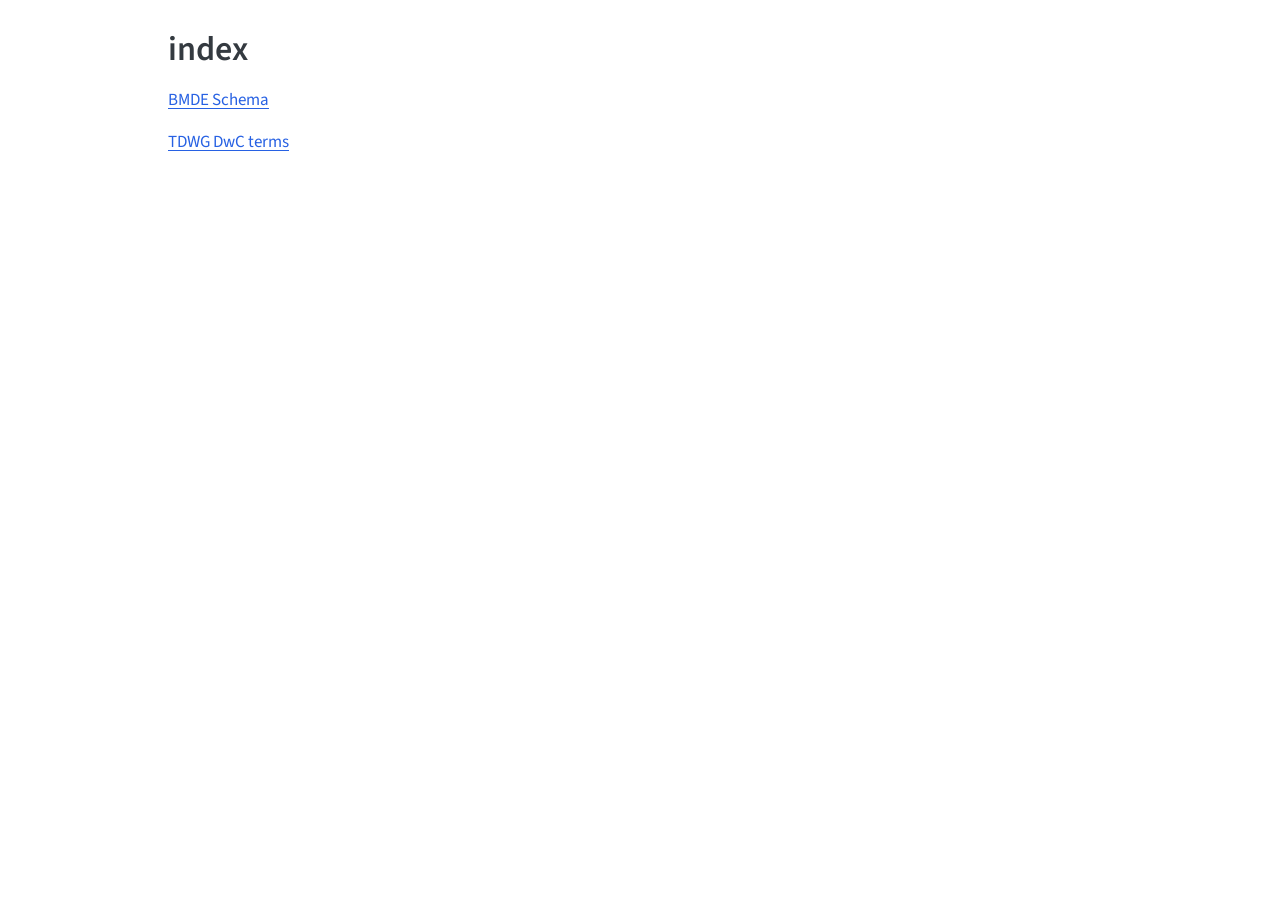
<file: docs/index.html>
<!DOCTYPE html>
<html xmlns="http://www.w3.org/1999/xhtml" lang="en" xml:lang="en"><head>

<meta charset="utf-8">
<meta name="generator" content="quarto-1.9.38">

<meta name="viewport" content="width=device-width, initial-scale=1.0, user-scalable=yes">


<title>index – My Project</title>
<style>
/* Default styles provided by pandoc.
** See https://pandoc.org/MANUAL.html#variables-for-html for config info.
*/
code{white-space: pre-wrap;}
span.smallcaps{font-variant: small-caps;}
div.columns{display: flex; gap: min(4vw, 1.5em);}
div.column{flex: auto; overflow-x: auto;}
div.hanging-indent{margin-left: 1.5em; text-indent: -1.5em;}
ul.task-list{list-style: none;}
ul.task-list li input[type="checkbox"] {
  width: 0.8em;
  margin: 0 0.8em 0.2em -1em; /* quarto-specific, see https://github.com/quarto-dev/quarto-cli/issues/4556 */ 
  vertical-align: middle;
}
</style>


<script src="site_libs/quarto-nav/quarto-nav.js"></script>
<script src="site_libs/clipboard/clipboard.min.js"></script>
<script src="site_libs/quarto-search/autocomplete.umd.js"></script>
<script src="site_libs/quarto-search/fuse.min.js"></script>
<script src="site_libs/quarto-search/quarto-search.js"></script>
<meta name="quarto:offset" content="./">
<script src="site_libs/quarto-html/quarto.js" type="module"></script>
<script src="site_libs/quarto-html/tabsets/tabsets.js" type="module"></script>
<script src="site_libs/quarto-html/popper.min.js"></script>
<script src="site_libs/quarto-html/tippy.umd.min.js"></script>
<script src="site_libs/quarto-html/anchor.min.js"></script>
<link href="site_libs/quarto-html/tippy.css" rel="stylesheet">
<link href="site_libs/quarto-html/quarto-syntax-highlighting-15634bcf2e68342d4ad2dfa704d543f6.css" rel="stylesheet" id="quarto-text-highlighting-styles">
<script src="site_libs/bootstrap/bootstrap.min.js"></script>
<link href="site_libs/bootstrap/bootstrap-icons.css" rel="stylesheet">
<link href="site_libs/bootstrap/bootstrap-7b82a6119144b28700c9a8a4de5fe37f.min.css" rel="stylesheet" append-hash="true" id="quarto-bootstrap" data-mode="light">
<script id="quarto-search-options" type="application/json">{
  "location": "sidebar",
  "copy-button": false,
  "collapse-after": 3,
  "panel-placement": "start",
  "type": "textbox",
  "limit": 50,
  "keyboard-shortcut": [
    "f",
    "/",
    "s"
  ],
  "show-item-context": false,
  "language": {
    "search-no-results-text": "No results",
    "search-matching-documents-text": "matching documents",
    "search-copy-link-title": "Copy link to search",
    "search-hide-matches-text": "Hide additional matches",
    "search-more-match-text": "more match in this document",
    "search-more-matches-text": "more matches in this document",
    "search-clear-button-title": "Clear",
    "search-text-placeholder": "",
    "search-detached-cancel-button-title": "Cancel",
    "search-submit-button-title": "Submit",
    "search-label": "Search"
  }
}</script>


</head>

<body class="quarto-light">

<div id="quarto-search-results"></div>
<!-- content -->
<div id="quarto-content" class="quarto-container page-columns page-rows-contents page-layout-article">
<!-- sidebar -->
<!-- margin-sidebar -->
    <div id="quarto-margin-sidebar" class="sidebar margin-sidebar zindex-bottom">
        
    </div>
<!-- main -->
<main class="content" id="quarto-document-content">

<header id="title-block-header" class="quarto-title-block default">
<div class="quarto-title">
<h1 class="title">index</h1>
</div>



<div class="quarto-title-meta">

    
  
    
  </div>
  


</header>


<p><a href="bmde_schema.html">BMDE Schema</a></p>
<p><a href="tdwg_dwc_terms.html">TDWG DwC terms</a></p>



</main> <!-- /main -->
<script id="quarto-html-after-body" type="application/javascript">
  window.document.addEventListener("DOMContentLoaded", function (event) {
    const icon = "";
    const anchorJS = new window.AnchorJS();
    anchorJS.options = {
      placement: 'right',
      icon: icon
    };
    anchorJS.add('.anchored');
    const isCodeAnnotation = (el) => {
      for (const clz of el.classList) {
        if (clz.startsWith('code-annotation-')) {                     
          return true;
        }
      }
      return false;
    }
    const onCopySuccess = function(e) {
      // button target
      const button = e.trigger;
      // don't keep focus
      button.blur();
      // flash "checked"
      button.classList.add('code-copy-button-checked');
      var currentTitle = button.getAttribute("title");
      button.setAttribute("title", "Copied!");
      let tooltip;
      if (window.bootstrap) {
        button.setAttribute("data-bs-toggle", "tooltip");
        button.setAttribute("data-bs-placement", "left");
        button.setAttribute("data-bs-title", "Copied!");
        tooltip = new bootstrap.Tooltip(button, 
          { trigger: "manual", 
            customClass: "code-copy-button-tooltip",
            offset: [0, -8]});
        tooltip.show();    
      }
      setTimeout(function() {
        if (tooltip) {
          tooltip.hide();
          button.removeAttribute("data-bs-title");
          button.removeAttribute("data-bs-toggle");
          button.removeAttribute("data-bs-placement");
        }
        button.setAttribute("title", currentTitle);
        button.classList.remove('code-copy-button-checked');
      }, 1000);
      // clear code selection
      e.clearSelection();
    }
    const getTextToCopy = function(trigger) {
      const outerScaffold = trigger.parentElement.cloneNode(true);
      const codeEl = outerScaffold.querySelector('code');
      for (const childEl of codeEl.children) {
        if (isCodeAnnotation(childEl)) {
          childEl.remove();
        }
      }
      return codeEl.innerText;
    }
    const clipboard = new window.ClipboardJS('.code-copy-button:not([data-in-quarto-modal])', {
      text: getTextToCopy
    });
    clipboard.on('success', onCopySuccess);
    if (window.document.getElementById('quarto-embedded-source-code-modal')) {
      const clipboardModal = new window.ClipboardJS('.code-copy-button[data-in-quarto-modal]', {
        text: getTextToCopy,
        container: window.document.getElementById('quarto-embedded-source-code-modal')
      });
      clipboardModal.on('success', onCopySuccess);
    }
      var localhostRegex = new RegExp(/^(?:http|https):\/\/localhost\:?[0-9]*\//);
      var mailtoRegex = new RegExp(/^mailto:/);
        var filterRegex = new RegExp('/' + window.location.host + '/');
      var isInternal = (href) => {
          return filterRegex.test(href) || localhostRegex.test(href) || mailtoRegex.test(href);
      }
      // Inspect non-navigation links and adorn them if external
     var links = window.document.querySelectorAll('a[href]:not(.nav-link):not(.navbar-brand):not(.toc-action):not(.sidebar-link):not(.sidebar-item-toggle):not(.pagination-link):not(.no-external):not([aria-hidden]):not(.dropdown-item):not(.quarto-navigation-tool):not(.about-link)');
      for (var i=0; i<links.length; i++) {
        const link = links[i];
        if (!isInternal(link.href)) {
          // undo the damage that might have been done by quarto-nav.js in the case of
          // links that we want to consider external
          if (link.dataset.originalHref !== undefined) {
            link.href = link.dataset.originalHref;
          }
        }
      }
    function tippyHover(el, contentFn, onTriggerFn, onUntriggerFn) {
      const config = {
        allowHTML: true,
        maxWidth: 500,
        delay: 100,
        arrow: false,
        appendTo: function(el) {
            return el.parentElement;
        },
        interactive: true,
        interactiveBorder: 10,
        theme: 'quarto',
        placement: 'bottom-start',
      };
      if (contentFn) {
        config.content = contentFn;
      }
      if (onTriggerFn) {
        config.onTrigger = onTriggerFn;
      }
      if (onUntriggerFn) {
        config.onUntrigger = onUntriggerFn;
      }
      window.tippy(el, config); 
    }
    const noterefs = window.document.querySelectorAll('a[role="doc-noteref"]');
    for (var i=0; i<noterefs.length; i++) {
      const ref = noterefs[i];
      tippyHover(ref, function() {
        // use id or data attribute instead here
        let href = ref.getAttribute('data-footnote-href') || ref.getAttribute('href');
        try { href = new URL(href).hash; } catch {}
        const id = href.replace(/^#\/?/, "");
        const note = window.document.getElementById(id);
        if (note) {
          return note.innerHTML;
        } else {
          return "";
        }
      });
    }
    const xrefs = window.document.querySelectorAll('a.quarto-xref');
    const processXRef = (id, note) => {
      // Strip column container classes
      const stripColumnClz = (el) => {
        el.classList.remove("page-full", "page-columns");
        if (el.children) {
          for (const child of el.children) {
            stripColumnClz(child);
          }
        }
      }
      stripColumnClz(note)
      if (id === null || id.startsWith('sec-')) {
        // Special case sections, only their first couple elements
        const container = document.createElement("div");
        if (note.children && note.children.length > 2) {
          container.appendChild(note.children[0].cloneNode(true));
          for (let i = 1; i < note.children.length; i++) {
            const child = note.children[i];
            if (child.tagName === "P" && child.innerText === "") {
              continue;
            } else {
              container.appendChild(child.cloneNode(true));
              break;
            }
          }
          if (window.Quarto?.typesetMath) {
            window.Quarto.typesetMath(container);
          }
          return container.innerHTML
        } else {
          if (window.Quarto?.typesetMath) {
            window.Quarto.typesetMath(note);
          }
          return note.innerHTML;
        }
      } else {
        // Remove any anchor links if they are present
        const anchorLink = note.querySelector('a.anchorjs-link');
        if (anchorLink) {
          anchorLink.remove();
        }
        if (window.Quarto?.typesetMath) {
          window.Quarto.typesetMath(note);
        }
        if (note.classList.contains("callout")) {
          return note.outerHTML;
        } else {
          return note.innerHTML;
        }
      }
    }
    for (var i=0; i<xrefs.length; i++) {
      const xref = xrefs[i];
      tippyHover(xref, undefined, function(instance) {
        instance.disable();
        let url = xref.getAttribute('href');
        let hash = undefined; 
        if (url.startsWith('#')) {
          hash = url;
        } else {
          try { hash = new URL(url).hash; } catch {}
        }
        if (hash) {
          const id = hash.replace(/^#\/?/, "");
          const note = window.document.getElementById(id);
          if (note !== null) {
            try {
              const html = processXRef(id, note.cloneNode(true));
              instance.setContent(html);
            } finally {
              instance.enable();
              instance.show();
            }
          } else {
            // See if we can fetch this
            fetch(url.split('#')[0])
            .then(res => res.text())
            .then(html => {
              const parser = new DOMParser();
              const htmlDoc = parser.parseFromString(html, "text/html");
              const note = htmlDoc.getElementById(id);
              if (note !== null) {
                const html = processXRef(id, note);
                instance.setContent(html);
              } 
            }).finally(() => {
              instance.enable();
              instance.show();
            });
          }
        } else {
          // See if we can fetch a full url (with no hash to target)
          // This is a special case and we should probably do some content thinning / targeting
          fetch(url)
          .then(res => res.text())
          .then(html => {
            const parser = new DOMParser();
            const htmlDoc = parser.parseFromString(html, "text/html");
            const note = htmlDoc.querySelector('main.content');
            if (note !== null) {
              // This should only happen for chapter cross references
              // (since there is no id in the URL)
              // remove the first header
              if (note.children.length > 0 && note.children[0].tagName === "HEADER") {
                note.children[0].remove();
              }
              const html = processXRef(null, note);
              instance.setContent(html);
            } 
          }).finally(() => {
            instance.enable();
            instance.show();
          });
        }
      }, function(instance) {
      });
    }
        let selectedAnnoteEl;
        const selectorForAnnotation = ( cell, annotation) => {
          let cellAttr = 'data-code-cell="' + cell + '"';
          let lineAttr = 'data-code-annotation="' +  annotation + '"';
          const selector = 'span[' + cellAttr + '][' + lineAttr + ']';
          return selector;
        }
        const selectCodeLines = (annoteEl) => {
          const doc = window.document;
          const targetCell = annoteEl.getAttribute("data-target-cell");
          const targetAnnotation = annoteEl.getAttribute("data-target-annotation");
          const annoteSpan = window.document.querySelector(selectorForAnnotation(targetCell, targetAnnotation));
          const lines = annoteSpan.getAttribute("data-code-lines").split(",");
          const lineIds = lines.map((line) => {
            return targetCell + "-" + line;
          })
          let top = null;
          let height = null;
          let parent = null;
          if (lineIds.length > 0) {
              //compute the position of the single el (top and bottom and make a div)
              const el = window.document.getElementById(lineIds[0]);
              top = el.offsetTop;
              height = el.offsetHeight;
              parent = el.parentElement.parentElement;
            if (lineIds.length > 1) {
              const lastEl = window.document.getElementById(lineIds[lineIds.length - 1]);
              const bottom = lastEl.offsetTop + lastEl.offsetHeight;
              height = bottom - top;
            }
            if (top !== null && height !== null && parent !== null) {
              // cook up a div (if necessary) and position it 
              let div = window.document.getElementById("code-annotation-line-highlight");
              if (div === null) {
                div = window.document.createElement("div");
                div.setAttribute("id", "code-annotation-line-highlight");
                div.style.position = 'absolute';
                parent.appendChild(div);
              }
              div.style.top = top - 2 + "px";
              div.style.height = height + 4 + "px";
              div.style.left = 0;
              let gutterDiv = window.document.getElementById("code-annotation-line-highlight-gutter");
              if (gutterDiv === null) {
                gutterDiv = window.document.createElement("div");
                gutterDiv.setAttribute("id", "code-annotation-line-highlight-gutter");
                gutterDiv.style.position = 'absolute';
                const codeCell = window.document.getElementById(targetCell);
                const gutter = codeCell.querySelector('.code-annotation-gutter');
                gutter.appendChild(gutterDiv);
              }
              gutterDiv.style.top = top - 2 + "px";
              gutterDiv.style.height = height + 4 + "px";
            }
            selectedAnnoteEl = annoteEl;
          }
        };
        const unselectCodeLines = () => {
          const elementsIds = ["code-annotation-line-highlight", "code-annotation-line-highlight-gutter"];
          elementsIds.forEach((elId) => {
            const div = window.document.getElementById(elId);
            if (div) {
              div.remove();
            }
          });
          selectedAnnoteEl = undefined;
        };
          // Handle positioning of the toggle
      window.addEventListener(
        "resize",
        throttle(() => {
          elRect = undefined;
          if (selectedAnnoteEl) {
            selectCodeLines(selectedAnnoteEl);
          }
        }, 10)
      );
      function throttle(fn, ms) {
      let throttle = false;
      let timer;
        return (...args) => {
          if(!throttle) { // first call gets through
              fn.apply(this, args);
              throttle = true;
          } else { // all the others get throttled
              if(timer) clearTimeout(timer); // cancel #2
              timer = setTimeout(() => {
                fn.apply(this, args);
                timer = throttle = false;
              }, ms);
          }
        };
      }
        // Attach click handler to the DT
        const annoteDls = window.document.querySelectorAll('dt[data-target-cell]');
        for (const annoteDlNode of annoteDls) {
          annoteDlNode.addEventListener('click', (event) => {
            const clickedEl = event.target;
            if (clickedEl !== selectedAnnoteEl) {
              unselectCodeLines();
              const activeEl = window.document.querySelector('dt[data-target-cell].code-annotation-active');
              if (activeEl) {
                activeEl.classList.remove('code-annotation-active');
              }
              selectCodeLines(clickedEl);
              clickedEl.classList.add('code-annotation-active');
            } else {
              // Unselect the line
              unselectCodeLines();
              clickedEl.classList.remove('code-annotation-active');
            }
          });
        }
    const findCites = (el) => {
      const parentEl = el.parentElement;
      if (parentEl) {
        const cites = parentEl.dataset.cites;
        if (cites) {
          return {
            el,
            cites: cites.split(' ')
          };
        } else {
          return findCites(el.parentElement)
        }
      } else {
        return undefined;
      }
    };
    var bibliorefs = window.document.querySelectorAll('a[role="doc-biblioref"]');
    for (var i=0; i<bibliorefs.length; i++) {
      const ref = bibliorefs[i];
      const citeInfo = findCites(ref);
      if (citeInfo) {
        tippyHover(citeInfo.el, function() {
          var popup = window.document.createElement('div');
          citeInfo.cites.forEach(function(cite) {
            var citeDiv = window.document.createElement('div');
            citeDiv.classList.add('hanging-indent');
            citeDiv.classList.add('csl-entry');
            var biblioDiv = window.document.getElementById('ref-' + cite);
            if (biblioDiv) {
              citeDiv.innerHTML = biblioDiv.innerHTML;
            }
            popup.appendChild(citeDiv);
          });
          return popup.innerHTML;
        });
      }
    }
  });
  </script>
</div> <!-- /content -->




</body></html>
</file>
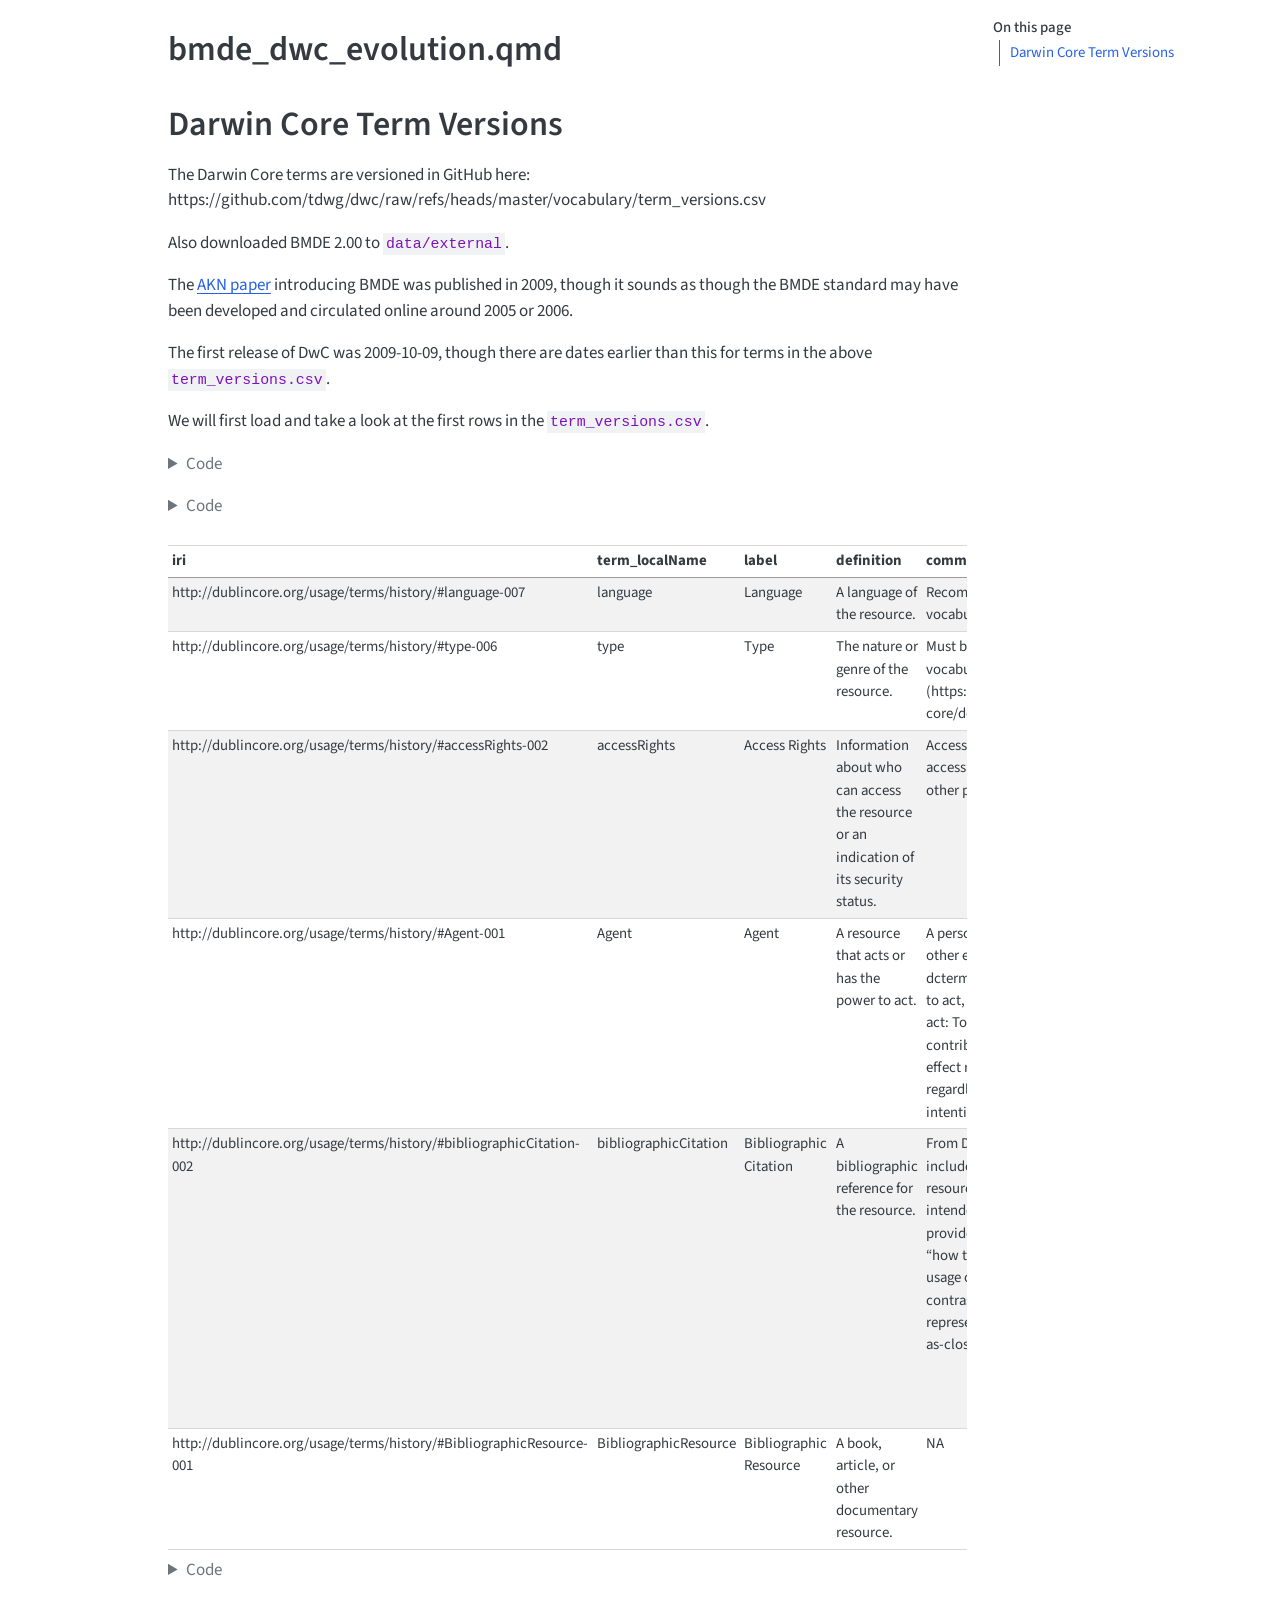
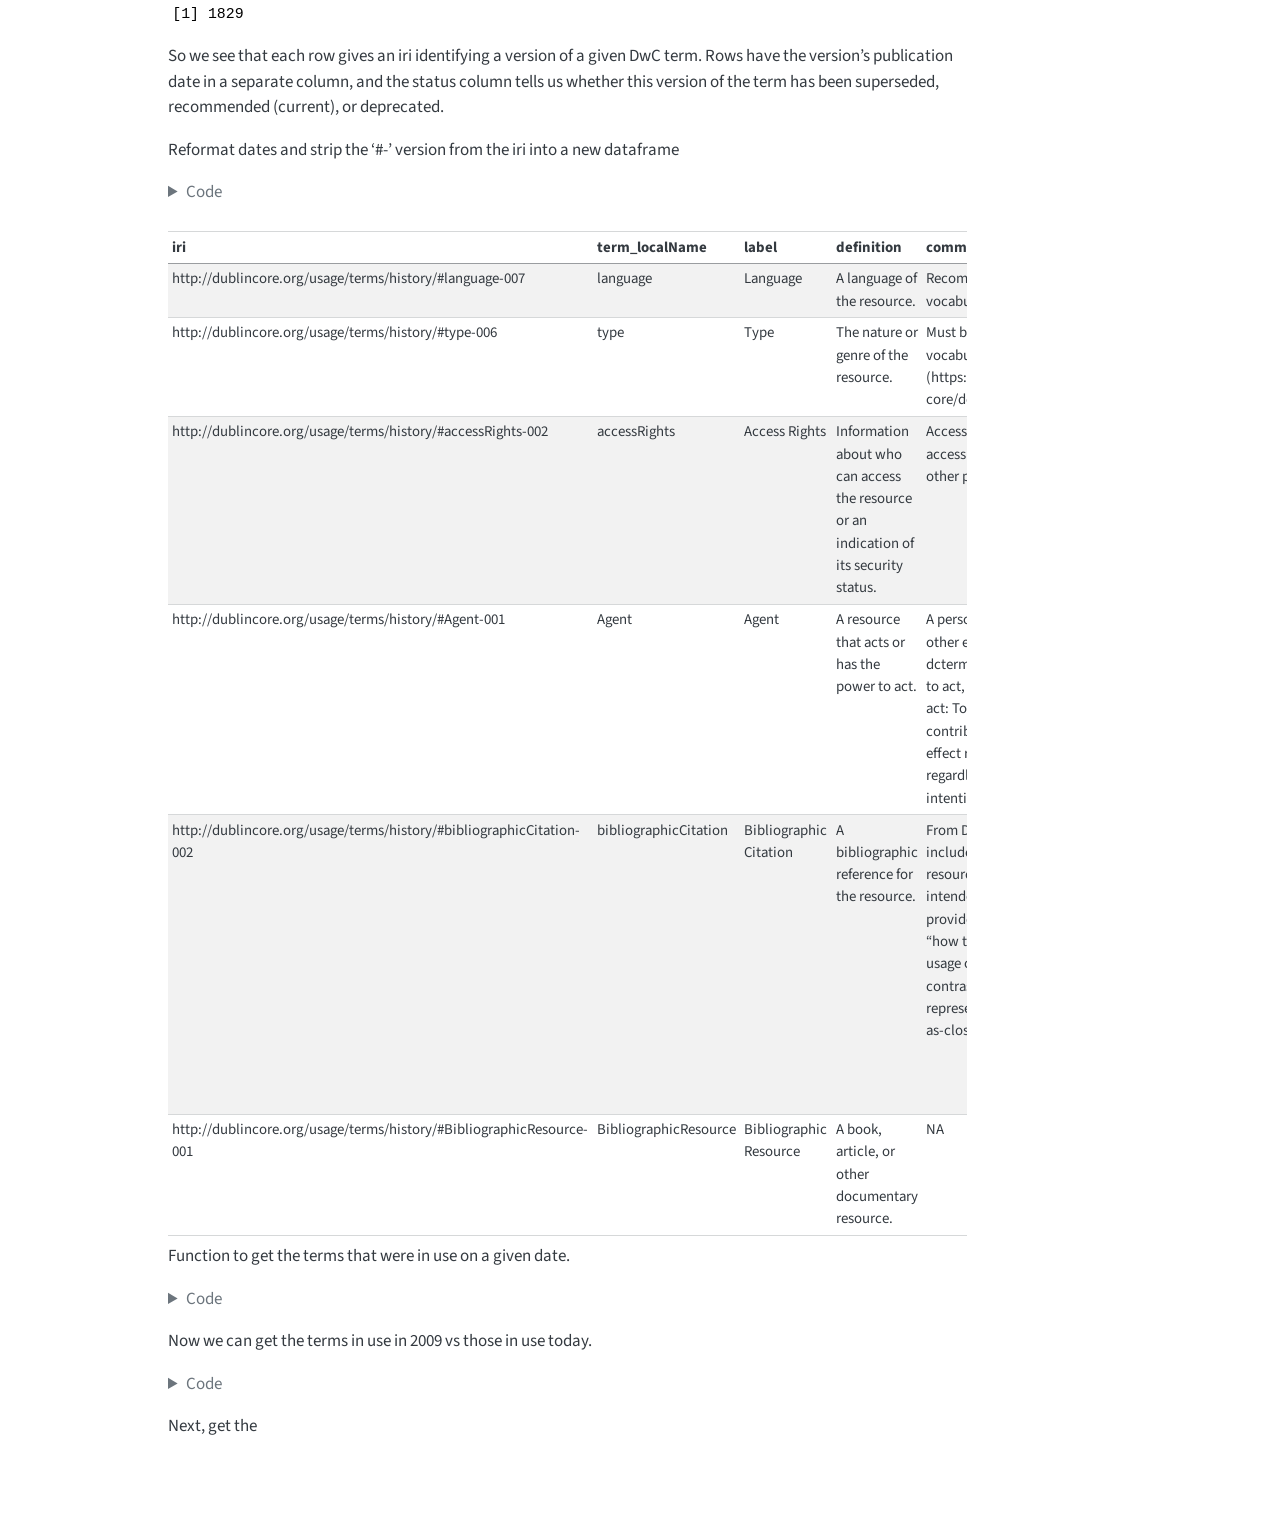
<file: docs/bmde_dwc_evolution.html>
<!DOCTYPE html>
<html xmlns="http://www.w3.org/1999/xhtml" lang="en" xml:lang="en"><head>

<meta charset="utf-8">
<meta name="generator" content="quarto-1.9.38">

<meta name="viewport" content="width=device-width, initial-scale=1.0, user-scalable=yes">


<title>bmde_dwc_evolution.qmd – My Project</title>
<style>
/* Default styles provided by pandoc.
** See https://pandoc.org/MANUAL.html#variables-for-html for config info.
*/
code{white-space: pre-wrap;}
span.smallcaps{font-variant: small-caps;}
div.columns{display: flex; gap: min(4vw, 1.5em);}
div.column{flex: auto; overflow-x: auto;}
div.hanging-indent{margin-left: 1.5em; text-indent: -1.5em;}
ul.task-list{list-style: none;}
ul.task-list li input[type="checkbox"] {
  width: 0.8em;
  margin: 0 0.8em 0.2em -1em; /* quarto-specific, see https://github.com/quarto-dev/quarto-cli/issues/4556 */ 
  vertical-align: middle;
}
/* CSS for syntax highlighting */
html { -webkit-text-size-adjust: 100%; }
pre > code.sourceCode { white-space: pre; position: relative; }
pre > code.sourceCode > span { display: inline-block; line-height: 1.25; }
pre > code.sourceCode > span:empty { height: 1.2em; }
.sourceCode { overflow: visible; }
code.sourceCode > span { color: inherit; text-decoration: inherit; }
div.sourceCode { margin: 1em 0; }
pre.sourceCode { margin: 0; }
@media screen {
div.sourceCode { overflow: auto; }
}
@media print {
pre > code.sourceCode { white-space: pre-wrap; }
pre > code.sourceCode > span { text-indent: -5em; padding-left: 5em; }
}
pre.numberSource code
  { counter-reset: source-line 0; }
pre.numberSource code > span
  { position: relative; left: -4em; counter-increment: source-line; }
pre.numberSource code > span > a:first-child::before
  { content: counter(source-line);
    position: relative; left: -1em; text-align: right; vertical-align: baseline;
    border: none; display: inline-block;
    -webkit-touch-callout: none; -webkit-user-select: none;
    -khtml-user-select: none; -moz-user-select: none;
    -ms-user-select: none; user-select: none;
    padding: 0 4px; width: 4em;
  }
pre.numberSource { margin-left: 3em;  padding-left: 4px; }
div.sourceCode
  {   }
@media screen {
pre > code.sourceCode > span > a:first-child::before { text-decoration: underline; }
}
</style>


<script src="site_libs/quarto-nav/quarto-nav.js"></script>
<script src="site_libs/clipboard/clipboard.min.js"></script>
<script src="site_libs/quarto-search/autocomplete.umd.js"></script>
<script src="site_libs/quarto-search/fuse.min.js"></script>
<script src="site_libs/quarto-search/quarto-search.js"></script>
<meta name="quarto:offset" content="./">
<script src="site_libs/quarto-html/quarto.js" type="module"></script>
<script src="site_libs/quarto-html/tabsets/tabsets.js" type="module"></script>
<script src="site_libs/quarto-html/popper.min.js"></script>
<script src="site_libs/quarto-html/tippy.umd.min.js"></script>
<script src="site_libs/quarto-html/anchor.min.js"></script>
<link href="site_libs/quarto-html/tippy.css" rel="stylesheet">
<link href="site_libs/quarto-html/quarto-syntax-highlighting-15634bcf2e68342d4ad2dfa704d543f6.css" rel="stylesheet" id="quarto-text-highlighting-styles">
<script src="site_libs/bootstrap/bootstrap.min.js"></script>
<link href="site_libs/bootstrap/bootstrap-icons.css" rel="stylesheet">
<link href="site_libs/bootstrap/bootstrap-7b82a6119144b28700c9a8a4de5fe37f.min.css" rel="stylesheet" append-hash="true" id="quarto-bootstrap" data-mode="light">
<script id="quarto-search-options" type="application/json">{
  "location": "sidebar",
  "copy-button": false,
  "collapse-after": 3,
  "panel-placement": "start",
  "type": "textbox",
  "limit": 50,
  "keyboard-shortcut": [
    "f",
    "/",
    "s"
  ],
  "show-item-context": false,
  "language": {
    "search-no-results-text": "No results",
    "search-matching-documents-text": "matching documents",
    "search-copy-link-title": "Copy link to search",
    "search-hide-matches-text": "Hide additional matches",
    "search-more-match-text": "more match in this document",
    "search-more-matches-text": "more matches in this document",
    "search-clear-button-title": "Clear",
    "search-text-placeholder": "",
    "search-detached-cancel-button-title": "Cancel",
    "search-submit-button-title": "Submit",
    "search-label": "Search"
  }
}</script>


</head>

<body class="quarto-light">

<div id="quarto-search-results"></div>
<!-- content -->
<div id="quarto-content" class="quarto-container page-columns page-rows-contents page-layout-article">
<!-- sidebar -->
<!-- margin-sidebar -->
    <div id="quarto-margin-sidebar" class="sidebar margin-sidebar">
        <nav id="TOC" role="doc-toc" class="toc-active">
    <h2 id="toc-title">On this page</h2>
   
  <ul>
  <li><a href="#darwin-core-term-versions" id="toc-darwin-core-term-versions" class="nav-link active" data-scroll-target="#darwin-core-term-versions">Darwin Core Term Versions</a></li>
  </ul>
</nav>
    </div>
<!-- main -->
<main class="content" id="quarto-document-content">

<header id="title-block-header" class="quarto-title-block default">
<div class="quarto-title">
<h1 class="title">bmde_dwc_evolution.qmd</h1>
</div>



<div class="quarto-title-meta">

    
  
    
  </div>
  


</header>


<section id="darwin-core-term-versions" class="level1">
<h1>Darwin Core Term Versions</h1>
<p>The Darwin Core terms are versioned in GitHub here: https://github.com/tdwg/dwc/raw/refs/heads/master/vocabulary/term_versions.csv</p>
<p>Also downloaded BMDE 2.00 to <code>data/external</code>.</p>
<p>The <a href="https://research.fs.usda.gov/treesearch/36765">AKN paper</a> introducing BMDE was published in 2009, though it sounds as though the BMDE standard may have been developed and circulated online around 2005 or 2006.</p>
<p>The first release of DwC was 2009-10-09, though there are dates earlier than this for terms in the above <code>term_versions.csv</code>.</p>
<p>We will first load and take a look at the first rows in the <code>term_versions.csv</code>.</p>
<div class="cell">
<details class="code-fold">
<summary>Code</summary>
<div class="code-copy-outer-scaffold"><div class="sourceCode cell-code" id="cb1"><pre class="sourceCode r code-with-copy"><code class="sourceCode r"><span id="cb1-1"><a href="#cb1-1" aria-hidden="true" tabindex="-1"></a><span class="fu">library</span>(dplyr)</span>
<span id="cb1-2"><a href="#cb1-2" aria-hidden="true" tabindex="-1"></a><span class="fu">library</span>(tidyr)</span>
<span id="cb1-3"><a href="#cb1-3" aria-hidden="true" tabindex="-1"></a><span class="fu">library</span>(stringr)</span>
<span id="cb1-4"><a href="#cb1-4" aria-hidden="true" tabindex="-1"></a><span class="fu">library</span>(knitr)</span>
<span id="cb1-5"><a href="#cb1-5" aria-hidden="true" tabindex="-1"></a></span>
<span id="cb1-6"><a href="#cb1-6" aria-hidden="true" tabindex="-1"></a>TERM_VERSIONS_URL <span class="ot">&lt;-</span> <span class="st">"https://github.com/tdwg/dwc/raw/refs/heads/master/vocabulary/term_versions.csv"</span></span>
<span id="cb1-7"><a href="#cb1-7" aria-hidden="true" tabindex="-1"></a>BMDE_FIELDS_CSV <span class="ot">&lt;-</span> <span class="st">"data/external/bmde_2.00_fields.csv"</span></span>
<span id="cb1-8"><a href="#cb1-8" aria-hidden="true" tabindex="-1"></a>DWC_RATIFIED <span class="ot">&lt;-</span> <span class="fu">as.Date</span>(<span class="st">"2009-10-09"</span>) <span class="co"># TDWG ratification of the first DwC standard</span></span>
<span id="cb1-9"><a href="#cb1-9" aria-hidden="true" tabindex="-1"></a>TODAY <span class="ot">&lt;-</span> <span class="fu">Sys.Date</span>()</span></code></pre></div><button title="Copy to Clipboard" class="code-copy-button"><i class="bi"></i></button></div>
</details>
</div>
<div class="cell">
<details class="code-fold">
<summary>Code</summary>
<div class="code-copy-outer-scaffold"><div class="sourceCode cell-code" id="cb2"><pre class="sourceCode r code-with-copy"><code class="sourceCode r"><span id="cb2-1"><a href="#cb2-1" aria-hidden="true" tabindex="-1"></a>term_versions_raw <span class="ot">&lt;-</span> <span class="fu">read.csv</span>(TERM_VERSIONS_URL, <span class="at">na.strings =</span> <span class="st">""</span>, <span class="at">stringsAsFactors =</span> <span class="cn">FALSE</span>)</span>
<span id="cb2-2"><a href="#cb2-2" aria-hidden="true" tabindex="-1"></a><span class="fu">head</span>(term_versions_raw)</span></code></pre></div><button title="Copy to Clipboard" class="code-copy-button"><i class="bi"></i></button></div>
</details>
<div class="cell-output-display">
<div class="kable-table">
<table class="caption-top table table-sm table-striped small">
<colgroup>
<col style="width: 4%">
<col style="width: 1%">
<col style="width: 1%">
<col style="width: 5%">
<col style="width: 33%">
<col style="width: 36%">
<col style="width: 2%">
<col style="width: 0%">
<col style="width: 0%">
<col style="width: 4%">
<col style="width: 3%">
<col style="width: 3%">
<col style="width: 1%">
<col style="width: 0%">
</colgroup>
<thead>
<tr class="header">
<th style="text-align: left;">iri</th>
<th style="text-align: left;">term_localName</th>
<th style="text-align: left;">label</th>
<th style="text-align: left;">definition</th>
<th style="text-align: left;">comments</th>
<th style="text-align: left;">examples</th>
<th style="text-align: left;">organized_in</th>
<th style="text-align: left;">issued</th>
<th style="text-align: left;">status</th>
<th style="text-align: left;">replaces</th>
<th style="text-align: left;">rdf_type</th>
<th style="text-align: left;">term_iri</th>
<th style="text-align: left;">abcd_equivalence</th>
<th style="text-align: left;">flags</th>
</tr>
</thead>
<tbody>
<tr class="odd">
<td style="text-align: left;">http://dublincore.org/usage/terms/history/#language-007</td>
<td style="text-align: left;">language</td>
<td style="text-align: left;">Language</td>
<td style="text-align: left;">A language of the resource.</td>
<td style="text-align: left;">Recommended best practice is to use a controlled vocabulary such as RFC 5646.</td>
<td style="text-align: left;"><code>en</code> (for English); <code>es</code> (for Spanish)</td>
<td style="text-align: left;">http://purl.org/dc/elements/1.1/</td>
<td style="text-align: left;">2008-01-14</td>
<td style="text-align: left;">recommended</td>
<td style="text-align: left;">http://dublincore.org/usage/terms/history/#languageT-001</td>
<td style="text-align: left;">http://www.w3.org/1999/02/22-rdf-syntax-ns#Property</td>
<td style="text-align: left;">http://purl.org/dc/elements/1.1/language</td>
<td style="text-align: left;">not in ABCD</td>
<td style="text-align: left;">simple</td>
</tr>
<tr class="even">
<td style="text-align: left;">http://dublincore.org/usage/terms/history/#type-006</td>
<td style="text-align: left;">type</td>
<td style="text-align: left;">Type</td>
<td style="text-align: left;">The nature or genre of the resource.</td>
<td style="text-align: left;">Must be populated with a value from the DCMI type vocabulary (https://www.dublincore.org/specifications/dublin-core/dcmi-type-vocabulary/2010-10-11/).</td>
<td style="text-align: left;"><code>StillImage</code>; <code>MovingImage</code>; <code>Sound</code>; <code>PhysicalObject</code>; <code>Event</code>; <code>Text</code></td>
<td style="text-align: left;">http://purl.org/dc/elements/1.1/</td>
<td style="text-align: left;">2025-06-12</td>
<td style="text-align: left;">recommended</td>
<td style="text-align: left;">http://dublincore.org/usage/terms/history/#typeT-001</td>
<td style="text-align: left;">http://www.w3.org/1999/02/22-rdf-syntax-ns#Property</td>
<td style="text-align: left;">http://purl.org/dc/elements/1.1/type</td>
<td style="text-align: left;">not in ABCD</td>
<td style="text-align: left;">simple</td>
</tr>
<tr class="odd">
<td style="text-align: left;">http://dublincore.org/usage/terms/history/#accessRights-002</td>
<td style="text-align: left;">accessRights</td>
<td style="text-align: left;">Access Rights</td>
<td style="text-align: left;">Information about who can access the resource or an indication of its security status.</td>
<td style="text-align: left;">Access Rights may include information regarding access or restrictions based on privacy, security, or other policies.</td>
<td style="text-align: left;"><code>not-for-profit use only</code> (string literal example); <code>https://www.fieldmuseum.org/field-museum-natural-history-conditions-and-suggested-norms-use-collections-data-and-images</code> (URI example)</td>
<td style="text-align: left;">http://purl.org/dc/terms/</td>
<td style="text-align: left;">2008-01-14</td>
<td style="text-align: left;">recommended</td>
<td style="text-align: left;">http://rs.tdwg.org/dwc/terms/version/AccessConstraints-2008-11-19</td>
<td style="text-align: left;">http://www.w3.org/1999/02/22-rdf-syntax-ns#Property</td>
<td style="text-align: left;">http://purl.org/dc/terms/accessRights</td>
<td style="text-align: left;">not in ABCD</td>
<td style="text-align: left;">simple</td>
</tr>
<tr class="even">
<td style="text-align: left;">http://dublincore.org/usage/terms/history/#Agent-001</td>
<td style="text-align: left;">Agent</td>
<td style="text-align: left;">Agent</td>
<td style="text-align: left;">A resource that acts or has the power to act.</td>
<td style="text-align: left;">A person, group, organization, machine, software or other entity that can act. Membership in the dcterms:Agent class is determined by the capacity to act, even if not doing so in a specific context. To act: To participate in an event or process by contributing through behavior, operation, or an effect resulting from active participation — regardless of whether that contribution is intentional, volitional, or conscious.</td>
<td style="text-align: left;"><code>a person</code>; <code>a team of participants on an expedition</code>; <code>a funding agency</code>; <code>a particular bioacoustic monitoring installation</code>; <code>a software instance</code>; <code>a particular camera trap</code></td>
<td style="text-align: left;">http://purl.org/dc/terms/</td>
<td style="text-align: left;">2008-01-14</td>
<td style="text-align: left;">recommended</td>
<td style="text-align: left;">NA</td>
<td style="text-align: left;">http://www.w3.org/2000/01/rdf-schema#Class</td>
<td style="text-align: left;">http://purl.org/dc/terms/Agent</td>
<td style="text-align: left;">not in ABCD</td>
<td style="text-align: left;">NA</td>
</tr>
<tr class="odd">
<td style="text-align: left;">http://dublincore.org/usage/terms/history/#bibliographicCitation-002</td>
<td style="text-align: left;">bibliographicCitation</td>
<td style="text-align: left;">Bibliographic Citation</td>
<td style="text-align: left;">A bibliographic reference for the resource.</td>
<td style="text-align: left;">From Dublin Core, “Recommended practice is to include sufficient bibliographic detail to identify the resource as unambiguously as possible.” The intended usage of this term in Darwin Core is to provide the preferred way to cite the resource itself - “how to cite this record”. Note that the intended usage of dcterms:references in Darwin Core, by contrast, is to point to the definitive source representation of the resource - “where to find the as-close-to-original reference, if one is available.</td>
<td style="text-align: left;"><code>Museum of Vertebrate Zoology, UC Berkeley. MVZ Mammal Collection (Arctos). Record ID: http://arctos.database.museum/guid/MVZ:Mamm:165861?seid=101356. Source: http://ipt.vertnet.org:8080/ipt/resource.do?r=mvz_mammal.</code> (Occurrence example); <code>https://www.gbif.org/species/2439608 Source: GBIF Taxonomic Backbone</code> (Taxon example); <code>Rand, K.M., Logerwell, E.A. The first demersal trawl survey of benthic fish and invertebrates in the Beaufort Sea since the late 1970s. Polar Biol 34, 475–488 (2011). https://doi.org/10.1007/s00300-010-0900-2</code> (Event example)</td>
<td style="text-align: left;">http://purl.org/dc/terms/</td>
<td style="text-align: left;">2008-01-14</td>
<td style="text-align: left;">recommended</td>
<td style="text-align: left;">NA</td>
<td style="text-align: left;">http://www.w3.org/1999/02/22-rdf-syntax-ns#Property</td>
<td style="text-align: left;">http://purl.org/dc/terms/bibliographicCitation</td>
<td style="text-align: left;">not in ABCD</td>
<td style="text-align: left;">simple</td>
</tr>
<tr class="even">
<td style="text-align: left;">http://dublincore.org/usage/terms/history/#BibliographicResource-001</td>
<td style="text-align: left;">BibliographicResource</td>
<td style="text-align: left;">Bibliographic Resource</td>
<td style="text-align: left;">A book, article, or other documentary resource.</td>
<td style="text-align: left;">NA</td>
<td style="text-align: left;">NA</td>
<td style="text-align: left;">http://purl.org/dc/terms/</td>
<td style="text-align: left;">2008-01-14</td>
<td style="text-align: left;">recommended</td>
<td style="text-align: left;">NA</td>
<td style="text-align: left;">http://www.w3.org/2000/01/rdf-schema#Class</td>
<td style="text-align: left;">http://purl.org/dc/terms/BibliographicResource</td>
<td style="text-align: left;">not in ABCD</td>
<td style="text-align: left;">NA</td>
</tr>
</tbody>
</table>
</div>
</div>
</div>
<div class="cell">
<details class="code-fold">
<summary>Code</summary>
<div class="code-copy-outer-scaffold"><div class="sourceCode cell-code" id="cb3"><pre class="sourceCode r code-with-copy"><code class="sourceCode r"><span id="cb3-1"><a href="#cb3-1" aria-hidden="true" tabindex="-1"></a><span class="fu">nrow</span>(term_versions_raw)</span></code></pre></div><button title="Copy to Clipboard" class="code-copy-button"><i class="bi"></i></button></div>
</details>
<div class="cell-output cell-output-stdout">
<pre><code>[1] 1829</code></pre>
</div>
</div>
<p>So we see that each row gives an iri identifying a version of a given DwC term. Rows have the version’s publication date in a separate column, and the status column tells us whether this version of the term has been superseded, recommended (current), or deprecated.</p>
<p>Reformat dates and strip the ‘#-<int>’ version from the iri into a new dataframe</int></p>
<div class="cell">
<details class="code-fold">
<summary>Code</summary>
<div class="code-copy-outer-scaffold"><div class="sourceCode cell-code" id="cb5"><pre class="sourceCode r code-with-copy"><code class="sourceCode r"><span id="cb5-1"><a href="#cb5-1" aria-hidden="true" tabindex="-1"></a>term_versions <span class="ot">&lt;-</span> term_versions_raw <span class="sc">|&gt;</span></span>
<span id="cb5-2"><a href="#cb5-2" aria-hidden="true" tabindex="-1"></a>  <span class="fu">mutate</span>(</span>
<span id="cb5-3"><a href="#cb5-3" aria-hidden="true" tabindex="-1"></a>    <span class="at">issued =</span> <span class="fu">as.Date</span>(issued, <span class="at">format =</span> <span class="st">"%Y-%m-%d"</span>),</span>
<span id="cb5-4"><a href="#cb5-4" aria-hidden="true" tabindex="-1"></a>    <span class="at">namespace =</span> <span class="fu">str_remove</span>(term_iri, <span class="st">"[^/#]+$"</span>)</span>
<span id="cb5-5"><a href="#cb5-5" aria-hidden="true" tabindex="-1"></a>  )</span>
<span id="cb5-6"><a href="#cb5-6" aria-hidden="true" tabindex="-1"></a><span class="fu">head</span>(term_versions)</span></code></pre></div><button title="Copy to Clipboard" class="code-copy-button"><i class="bi"></i></button></div>
</details>
<div class="cell-output-display">
<div class="kable-table">
<table class="caption-top table table-sm table-striped small">
<colgroup>
<col style="width: 4%">
<col style="width: 1%">
<col style="width: 1%">
<col style="width: 5%">
<col style="width: 32%">
<col style="width: 36%">
<col style="width: 2%">
<col style="width: 0%">
<col style="width: 0%">
<col style="width: 4%">
<col style="width: 3%">
<col style="width: 3%">
<col style="width: 1%">
<col style="width: 0%">
<col style="width: 2%">
</colgroup>
<thead>
<tr class="header">
<th style="text-align: left;">iri</th>
<th style="text-align: left;">term_localName</th>
<th style="text-align: left;">label</th>
<th style="text-align: left;">definition</th>
<th style="text-align: left;">comments</th>
<th style="text-align: left;">examples</th>
<th style="text-align: left;">organized_in</th>
<th style="text-align: left;">issued</th>
<th style="text-align: left;">status</th>
<th style="text-align: left;">replaces</th>
<th style="text-align: left;">rdf_type</th>
<th style="text-align: left;">term_iri</th>
<th style="text-align: left;">abcd_equivalence</th>
<th style="text-align: left;">flags</th>
<th style="text-align: left;">namespace</th>
</tr>
</thead>
<tbody>
<tr class="odd">
<td style="text-align: left;">http://dublincore.org/usage/terms/history/#language-007</td>
<td style="text-align: left;">language</td>
<td style="text-align: left;">Language</td>
<td style="text-align: left;">A language of the resource.</td>
<td style="text-align: left;">Recommended best practice is to use a controlled vocabulary such as RFC 5646.</td>
<td style="text-align: left;"><code>en</code> (for English); <code>es</code> (for Spanish)</td>
<td style="text-align: left;">http://purl.org/dc/elements/1.1/</td>
<td style="text-align: left;">2008-01-14</td>
<td style="text-align: left;">recommended</td>
<td style="text-align: left;">http://dublincore.org/usage/terms/history/#languageT-001</td>
<td style="text-align: left;">http://www.w3.org/1999/02/22-rdf-syntax-ns#Property</td>
<td style="text-align: left;">http://purl.org/dc/elements/1.1/language</td>
<td style="text-align: left;">not in ABCD</td>
<td style="text-align: left;">simple</td>
<td style="text-align: left;">http://purl.org/dc/elements/1.1/</td>
</tr>
<tr class="even">
<td style="text-align: left;">http://dublincore.org/usage/terms/history/#type-006</td>
<td style="text-align: left;">type</td>
<td style="text-align: left;">Type</td>
<td style="text-align: left;">The nature or genre of the resource.</td>
<td style="text-align: left;">Must be populated with a value from the DCMI type vocabulary (https://www.dublincore.org/specifications/dublin-core/dcmi-type-vocabulary/2010-10-11/).</td>
<td style="text-align: left;"><code>StillImage</code>; <code>MovingImage</code>; <code>Sound</code>; <code>PhysicalObject</code>; <code>Event</code>; <code>Text</code></td>
<td style="text-align: left;">http://purl.org/dc/elements/1.1/</td>
<td style="text-align: left;">2025-06-12</td>
<td style="text-align: left;">recommended</td>
<td style="text-align: left;">http://dublincore.org/usage/terms/history/#typeT-001</td>
<td style="text-align: left;">http://www.w3.org/1999/02/22-rdf-syntax-ns#Property</td>
<td style="text-align: left;">http://purl.org/dc/elements/1.1/type</td>
<td style="text-align: left;">not in ABCD</td>
<td style="text-align: left;">simple</td>
<td style="text-align: left;">http://purl.org/dc/elements/1.1/</td>
</tr>
<tr class="odd">
<td style="text-align: left;">http://dublincore.org/usage/terms/history/#accessRights-002</td>
<td style="text-align: left;">accessRights</td>
<td style="text-align: left;">Access Rights</td>
<td style="text-align: left;">Information about who can access the resource or an indication of its security status.</td>
<td style="text-align: left;">Access Rights may include information regarding access or restrictions based on privacy, security, or other policies.</td>
<td style="text-align: left;"><code>not-for-profit use only</code> (string literal example); <code>https://www.fieldmuseum.org/field-museum-natural-history-conditions-and-suggested-norms-use-collections-data-and-images</code> (URI example)</td>
<td style="text-align: left;">http://purl.org/dc/terms/</td>
<td style="text-align: left;">2008-01-14</td>
<td style="text-align: left;">recommended</td>
<td style="text-align: left;">http://rs.tdwg.org/dwc/terms/version/AccessConstraints-2008-11-19</td>
<td style="text-align: left;">http://www.w3.org/1999/02/22-rdf-syntax-ns#Property</td>
<td style="text-align: left;">http://purl.org/dc/terms/accessRights</td>
<td style="text-align: left;">not in ABCD</td>
<td style="text-align: left;">simple</td>
<td style="text-align: left;">http://purl.org/dc/terms/</td>
</tr>
<tr class="even">
<td style="text-align: left;">http://dublincore.org/usage/terms/history/#Agent-001</td>
<td style="text-align: left;">Agent</td>
<td style="text-align: left;">Agent</td>
<td style="text-align: left;">A resource that acts or has the power to act.</td>
<td style="text-align: left;">A person, group, organization, machine, software or other entity that can act. Membership in the dcterms:Agent class is determined by the capacity to act, even if not doing so in a specific context. To act: To participate in an event or process by contributing through behavior, operation, or an effect resulting from active participation — regardless of whether that contribution is intentional, volitional, or conscious.</td>
<td style="text-align: left;"><code>a person</code>; <code>a team of participants on an expedition</code>; <code>a funding agency</code>; <code>a particular bioacoustic monitoring installation</code>; <code>a software instance</code>; <code>a particular camera trap</code></td>
<td style="text-align: left;">http://purl.org/dc/terms/</td>
<td style="text-align: left;">2008-01-14</td>
<td style="text-align: left;">recommended</td>
<td style="text-align: left;">NA</td>
<td style="text-align: left;">http://www.w3.org/2000/01/rdf-schema#Class</td>
<td style="text-align: left;">http://purl.org/dc/terms/Agent</td>
<td style="text-align: left;">not in ABCD</td>
<td style="text-align: left;">NA</td>
<td style="text-align: left;">http://purl.org/dc/terms/</td>
</tr>
<tr class="odd">
<td style="text-align: left;">http://dublincore.org/usage/terms/history/#bibliographicCitation-002</td>
<td style="text-align: left;">bibliographicCitation</td>
<td style="text-align: left;">Bibliographic Citation</td>
<td style="text-align: left;">A bibliographic reference for the resource.</td>
<td style="text-align: left;">From Dublin Core, “Recommended practice is to include sufficient bibliographic detail to identify the resource as unambiguously as possible.” The intended usage of this term in Darwin Core is to provide the preferred way to cite the resource itself - “how to cite this record”. Note that the intended usage of dcterms:references in Darwin Core, by contrast, is to point to the definitive source representation of the resource - “where to find the as-close-to-original reference, if one is available.</td>
<td style="text-align: left;"><code>Museum of Vertebrate Zoology, UC Berkeley. MVZ Mammal Collection (Arctos). Record ID: http://arctos.database.museum/guid/MVZ:Mamm:165861?seid=101356. Source: http://ipt.vertnet.org:8080/ipt/resource.do?r=mvz_mammal.</code> (Occurrence example); <code>https://www.gbif.org/species/2439608 Source: GBIF Taxonomic Backbone</code> (Taxon example); <code>Rand, K.M., Logerwell, E.A. The first demersal trawl survey of benthic fish and invertebrates in the Beaufort Sea since the late 1970s. Polar Biol 34, 475–488 (2011). https://doi.org/10.1007/s00300-010-0900-2</code> (Event example)</td>
<td style="text-align: left;">http://purl.org/dc/terms/</td>
<td style="text-align: left;">2008-01-14</td>
<td style="text-align: left;">recommended</td>
<td style="text-align: left;">NA</td>
<td style="text-align: left;">http://www.w3.org/1999/02/22-rdf-syntax-ns#Property</td>
<td style="text-align: left;">http://purl.org/dc/terms/bibliographicCitation</td>
<td style="text-align: left;">not in ABCD</td>
<td style="text-align: left;">simple</td>
<td style="text-align: left;">http://purl.org/dc/terms/</td>
</tr>
<tr class="even">
<td style="text-align: left;">http://dublincore.org/usage/terms/history/#BibliographicResource-001</td>
<td style="text-align: left;">BibliographicResource</td>
<td style="text-align: left;">Bibliographic Resource</td>
<td style="text-align: left;">A book, article, or other documentary resource.</td>
<td style="text-align: left;">NA</td>
<td style="text-align: left;">NA</td>
<td style="text-align: left;">http://purl.org/dc/terms/</td>
<td style="text-align: left;">2008-01-14</td>
<td style="text-align: left;">recommended</td>
<td style="text-align: left;">NA</td>
<td style="text-align: left;">http://www.w3.org/2000/01/rdf-schema#Class</td>
<td style="text-align: left;">http://purl.org/dc/terms/BibliographicResource</td>
<td style="text-align: left;">not in ABCD</td>
<td style="text-align: left;">NA</td>
<td style="text-align: left;">http://purl.org/dc/terms/</td>
</tr>
</tbody>
</table>
</div>
</div>
</div>
<p>Function to get the terms that were in use on a given date.</p>
<div class="cell">
<details class="code-fold">
<summary>Code</summary>
<div class="code-copy-outer-scaffold"><div class="sourceCode cell-code" id="cb6"><pre class="sourceCode r code-with-copy"><code class="sourceCode r"><span id="cb6-1"><a href="#cb6-1" aria-hidden="true" tabindex="-1"></a>dwc_snapshot <span class="ot">&lt;-</span> <span class="cf">function</span>(on_date) {</span>
<span id="cb6-2"><a href="#cb6-2" aria-hidden="true" tabindex="-1"></a>  term_versions <span class="sc">|&gt;</span></span>
<span id="cb6-3"><a href="#cb6-3" aria-hidden="true" tabindex="-1"></a>    <span class="fu">filter</span>(issued <span class="sc">&lt;=</span> on_date) <span class="sc">|&gt;</span></span>
<span id="cb6-4"><a href="#cb6-4" aria-hidden="true" tabindex="-1"></a>    <span class="fu">arrange</span>(issued) <span class="sc">|&gt;</span></span>
<span id="cb6-5"><a href="#cb6-5" aria-hidden="true" tabindex="-1"></a>    <span class="fu">group_by</span>(term_iri) <span class="sc">|&gt;</span></span>
<span id="cb6-6"><a href="#cb6-6" aria-hidden="true" tabindex="-1"></a>    <span class="fu">slice_tail</span>(<span class="at">n =</span> <span class="dv">1</span>) <span class="sc">|&gt;</span></span>
<span id="cb6-7"><a href="#cb6-7" aria-hidden="true" tabindex="-1"></a>    <span class="fu">ungroup</span>() <span class="sc">|&gt;</span></span>
<span id="cb6-8"><a href="#cb6-8" aria-hidden="true" tabindex="-1"></a>    <span class="fu">filter</span>(status <span class="sc">!=</span> <span class="st">"deprecated"</span>)</span>
<span id="cb6-9"><a href="#cb6-9" aria-hidden="true" tabindex="-1"></a>}</span></code></pre></div><button title="Copy to Clipboard" class="code-copy-button"><i class="bi"></i></button></div>
</details>
</div>
<p>Now we can get the terms in use in 2009 vs those in use today.</p>
<div class="cell">
<details class="code-fold">
<summary>Code</summary>
<div class="code-copy-outer-scaffold"><div class="sourceCode cell-code" id="cb7"><pre class="sourceCode r code-with-copy"><code class="sourceCode r"><span id="cb7-1"><a href="#cb7-1" aria-hidden="true" tabindex="-1"></a>dwc_2009 <span class="ot">&lt;-</span> <span class="fu">dwc_snapshot</span>(DWC_RATIFIED)</span>
<span id="cb7-2"><a href="#cb7-2" aria-hidden="true" tabindex="-1"></a>dwc_today <span class="ot">&lt;-</span> <span class="fu">dwc_snapshot</span>(TODAY)</span></code></pre></div><button title="Copy to Clipboard" class="code-copy-button"><i class="bi"></i></button></div>
</details>
</div>
<p>Next, get the</p>


</section>

</main> <!-- /main -->
<script id="quarto-html-after-body" type="application/javascript">
  window.document.addEventListener("DOMContentLoaded", function (event) {
    const icon = "";
    const anchorJS = new window.AnchorJS();
    anchorJS.options = {
      placement: 'right',
      icon: icon
    };
    anchorJS.add('.anchored');
    const isCodeAnnotation = (el) => {
      for (const clz of el.classList) {
        if (clz.startsWith('code-annotation-')) {                     
          return true;
        }
      }
      return false;
    }
    const onCopySuccess = function(e) {
      // button target
      const button = e.trigger;
      // don't keep focus
      button.blur();
      // flash "checked"
      button.classList.add('code-copy-button-checked');
      var currentTitle = button.getAttribute("title");
      button.setAttribute("title", "Copied!");
      let tooltip;
      if (window.bootstrap) {
        button.setAttribute("data-bs-toggle", "tooltip");
        button.setAttribute("data-bs-placement", "left");
        button.setAttribute("data-bs-title", "Copied!");
        tooltip = new bootstrap.Tooltip(button, 
          { trigger: "manual", 
            customClass: "code-copy-button-tooltip",
            offset: [0, -8]});
        tooltip.show();    
      }
      setTimeout(function() {
        if (tooltip) {
          tooltip.hide();
          button.removeAttribute("data-bs-title");
          button.removeAttribute("data-bs-toggle");
          button.removeAttribute("data-bs-placement");
        }
        button.setAttribute("title", currentTitle);
        button.classList.remove('code-copy-button-checked');
      }, 1000);
      // clear code selection
      e.clearSelection();
    }
    const getTextToCopy = function(trigger) {
      const outerScaffold = trigger.parentElement.cloneNode(true);
      const codeEl = outerScaffold.querySelector('code');
      for (const childEl of codeEl.children) {
        if (isCodeAnnotation(childEl)) {
          childEl.remove();
        }
      }
      return codeEl.innerText;
    }
    const clipboard = new window.ClipboardJS('.code-copy-button:not([data-in-quarto-modal])', {
      text: getTextToCopy
    });
    clipboard.on('success', onCopySuccess);
    if (window.document.getElementById('quarto-embedded-source-code-modal')) {
      const clipboardModal = new window.ClipboardJS('.code-copy-button[data-in-quarto-modal]', {
        text: getTextToCopy,
        container: window.document.getElementById('quarto-embedded-source-code-modal')
      });
      clipboardModal.on('success', onCopySuccess);
    }
      var localhostRegex = new RegExp(/^(?:http|https):\/\/localhost\:?[0-9]*\//);
      var mailtoRegex = new RegExp(/^mailto:/);
        var filterRegex = new RegExp('/' + window.location.host + '/');
      var isInternal = (href) => {
          return filterRegex.test(href) || localhostRegex.test(href) || mailtoRegex.test(href);
      }
      // Inspect non-navigation links and adorn them if external
     var links = window.document.querySelectorAll('a[href]:not(.nav-link):not(.navbar-brand):not(.toc-action):not(.sidebar-link):not(.sidebar-item-toggle):not(.pagination-link):not(.no-external):not([aria-hidden]):not(.dropdown-item):not(.quarto-navigation-tool):not(.about-link)');
      for (var i=0; i<links.length; i++) {
        const link = links[i];
        if (!isInternal(link.href)) {
          // undo the damage that might have been done by quarto-nav.js in the case of
          // links that we want to consider external
          if (link.dataset.originalHref !== undefined) {
            link.href = link.dataset.originalHref;
          }
        }
      }
    function tippyHover(el, contentFn, onTriggerFn, onUntriggerFn) {
      const config = {
        allowHTML: true,
        maxWidth: 500,
        delay: 100,
        arrow: false,
        appendTo: function(el) {
            return el.parentElement;
        },
        interactive: true,
        interactiveBorder: 10,
        theme: 'quarto',
        placement: 'bottom-start',
      };
      if (contentFn) {
        config.content = contentFn;
      }
      if (onTriggerFn) {
        config.onTrigger = onTriggerFn;
      }
      if (onUntriggerFn) {
        config.onUntrigger = onUntriggerFn;
      }
      window.tippy(el, config); 
    }
    const noterefs = window.document.querySelectorAll('a[role="doc-noteref"]');
    for (var i=0; i<noterefs.length; i++) {
      const ref = noterefs[i];
      tippyHover(ref, function() {
        // use id or data attribute instead here
        let href = ref.getAttribute('data-footnote-href') || ref.getAttribute('href');
        try { href = new URL(href).hash; } catch {}
        const id = href.replace(/^#\/?/, "");
        const note = window.document.getElementById(id);
        if (note) {
          return note.innerHTML;
        } else {
          return "";
        }
      });
    }
    const xrefs = window.document.querySelectorAll('a.quarto-xref');
    const processXRef = (id, note) => {
      // Strip column container classes
      const stripColumnClz = (el) => {
        el.classList.remove("page-full", "page-columns");
        if (el.children) {
          for (const child of el.children) {
            stripColumnClz(child);
          }
        }
      }
      stripColumnClz(note)
      if (id === null || id.startsWith('sec-')) {
        // Special case sections, only their first couple elements
        const container = document.createElement("div");
        if (note.children && note.children.length > 2) {
          container.appendChild(note.children[0].cloneNode(true));
          for (let i = 1; i < note.children.length; i++) {
            const child = note.children[i];
            if (child.tagName === "P" && child.innerText === "") {
              continue;
            } else {
              container.appendChild(child.cloneNode(true));
              break;
            }
          }
          if (window.Quarto?.typesetMath) {
            window.Quarto.typesetMath(container);
          }
          return container.innerHTML
        } else {
          if (window.Quarto?.typesetMath) {
            window.Quarto.typesetMath(note);
          }
          return note.innerHTML;
        }
      } else {
        // Remove any anchor links if they are present
        const anchorLink = note.querySelector('a.anchorjs-link');
        if (anchorLink) {
          anchorLink.remove();
        }
        if (window.Quarto?.typesetMath) {
          window.Quarto.typesetMath(note);
        }
        if (note.classList.contains("callout")) {
          return note.outerHTML;
        } else {
          return note.innerHTML;
        }
      }
    }
    for (var i=0; i<xrefs.length; i++) {
      const xref = xrefs[i];
      tippyHover(xref, undefined, function(instance) {
        instance.disable();
        let url = xref.getAttribute('href');
        let hash = undefined; 
        if (url.startsWith('#')) {
          hash = url;
        } else {
          try { hash = new URL(url).hash; } catch {}
        }
        if (hash) {
          const id = hash.replace(/^#\/?/, "");
          const note = window.document.getElementById(id);
          if (note !== null) {
            try {
              const html = processXRef(id, note.cloneNode(true));
              instance.setContent(html);
            } finally {
              instance.enable();
              instance.show();
            }
          } else {
            // See if we can fetch this
            fetch(url.split('#')[0])
            .then(res => res.text())
            .then(html => {
              const parser = new DOMParser();
              const htmlDoc = parser.parseFromString(html, "text/html");
              const note = htmlDoc.getElementById(id);
              if (note !== null) {
                const html = processXRef(id, note);
                instance.setContent(html);
              } 
            }).finally(() => {
              instance.enable();
              instance.show();
            });
          }
        } else {
          // See if we can fetch a full url (with no hash to target)
          // This is a special case and we should probably do some content thinning / targeting
          fetch(url)
          .then(res => res.text())
          .then(html => {
            const parser = new DOMParser();
            const htmlDoc = parser.parseFromString(html, "text/html");
            const note = htmlDoc.querySelector('main.content');
            if (note !== null) {
              // This should only happen for chapter cross references
              // (since there is no id in the URL)
              // remove the first header
              if (note.children.length > 0 && note.children[0].tagName === "HEADER") {
                note.children[0].remove();
              }
              const html = processXRef(null, note);
              instance.setContent(html);
            } 
          }).finally(() => {
            instance.enable();
            instance.show();
          });
        }
      }, function(instance) {
      });
    }
        let selectedAnnoteEl;
        const selectorForAnnotation = ( cell, annotation) => {
          let cellAttr = 'data-code-cell="' + cell + '"';
          let lineAttr = 'data-code-annotation="' +  annotation + '"';
          const selector = 'span[' + cellAttr + '][' + lineAttr + ']';
          return selector;
        }
        const selectCodeLines = (annoteEl) => {
          const doc = window.document;
          const targetCell = annoteEl.getAttribute("data-target-cell");
          const targetAnnotation = annoteEl.getAttribute("data-target-annotation");
          const annoteSpan = window.document.querySelector(selectorForAnnotation(targetCell, targetAnnotation));
          const lines = annoteSpan.getAttribute("data-code-lines").split(",");
          const lineIds = lines.map((line) => {
            return targetCell + "-" + line;
          })
          let top = null;
          let height = null;
          let parent = null;
          if (lineIds.length > 0) {
              //compute the position of the single el (top and bottom and make a div)
              const el = window.document.getElementById(lineIds[0]);
              top = el.offsetTop;
              height = el.offsetHeight;
              parent = el.parentElement.parentElement;
            if (lineIds.length > 1) {
              const lastEl = window.document.getElementById(lineIds[lineIds.length - 1]);
              const bottom = lastEl.offsetTop + lastEl.offsetHeight;
              height = bottom - top;
            }
            if (top !== null && height !== null && parent !== null) {
              // cook up a div (if necessary) and position it 
              let div = window.document.getElementById("code-annotation-line-highlight");
              if (div === null) {
                div = window.document.createElement("div");
                div.setAttribute("id", "code-annotation-line-highlight");
                div.style.position = 'absolute';
                parent.appendChild(div);
              }
              div.style.top = top - 2 + "px";
              div.style.height = height + 4 + "px";
              div.style.left = 0;
              let gutterDiv = window.document.getElementById("code-annotation-line-highlight-gutter");
              if (gutterDiv === null) {
                gutterDiv = window.document.createElement("div");
                gutterDiv.setAttribute("id", "code-annotation-line-highlight-gutter");
                gutterDiv.style.position = 'absolute';
                const codeCell = window.document.getElementById(targetCell);
                const gutter = codeCell.querySelector('.code-annotation-gutter');
                gutter.appendChild(gutterDiv);
              }
              gutterDiv.style.top = top - 2 + "px";
              gutterDiv.style.height = height + 4 + "px";
            }
            selectedAnnoteEl = annoteEl;
          }
        };
        const unselectCodeLines = () => {
          const elementsIds = ["code-annotation-line-highlight", "code-annotation-line-highlight-gutter"];
          elementsIds.forEach((elId) => {
            const div = window.document.getElementById(elId);
            if (div) {
              div.remove();
            }
          });
          selectedAnnoteEl = undefined;
        };
          // Handle positioning of the toggle
      window.addEventListener(
        "resize",
        throttle(() => {
          elRect = undefined;
          if (selectedAnnoteEl) {
            selectCodeLines(selectedAnnoteEl);
          }
        }, 10)
      );
      function throttle(fn, ms) {
      let throttle = false;
      let timer;
        return (...args) => {
          if(!throttle) { // first call gets through
              fn.apply(this, args);
              throttle = true;
          } else { // all the others get throttled
              if(timer) clearTimeout(timer); // cancel #2
              timer = setTimeout(() => {
                fn.apply(this, args);
                timer = throttle = false;
              }, ms);
          }
        };
      }
        // Attach click handler to the DT
        const annoteDls = window.document.querySelectorAll('dt[data-target-cell]');
        for (const annoteDlNode of annoteDls) {
          annoteDlNode.addEventListener('click', (event) => {
            const clickedEl = event.target;
            if (clickedEl !== selectedAnnoteEl) {
              unselectCodeLines();
              const activeEl = window.document.querySelector('dt[data-target-cell].code-annotation-active');
              if (activeEl) {
                activeEl.classList.remove('code-annotation-active');
              }
              selectCodeLines(clickedEl);
              clickedEl.classList.add('code-annotation-active');
            } else {
              // Unselect the line
              unselectCodeLines();
              clickedEl.classList.remove('code-annotation-active');
            }
          });
        }
    const findCites = (el) => {
      const parentEl = el.parentElement;
      if (parentEl) {
        const cites = parentEl.dataset.cites;
        if (cites) {
          return {
            el,
            cites: cites.split(' ')
          };
        } else {
          return findCites(el.parentElement)
        }
      } else {
        return undefined;
      }
    };
    var bibliorefs = window.document.querySelectorAll('a[role="doc-biblioref"]');
    for (var i=0; i<bibliorefs.length; i++) {
      const ref = bibliorefs[i];
      const citeInfo = findCites(ref);
      if (citeInfo) {
        tippyHover(citeInfo.el, function() {
          var popup = window.document.createElement('div');
          citeInfo.cites.forEach(function(cite) {
            var citeDiv = window.document.createElement('div');
            citeDiv.classList.add('hanging-indent');
            citeDiv.classList.add('csl-entry');
            var biblioDiv = window.document.getElementById('ref-' + cite);
            if (biblioDiv) {
              citeDiv.innerHTML = biblioDiv.innerHTML;
            }
            popup.appendChild(citeDiv);
          });
          return popup.innerHTML;
        });
      }
    }
  });
  </script>
</div> <!-- /content -->




</body></html>
</file>
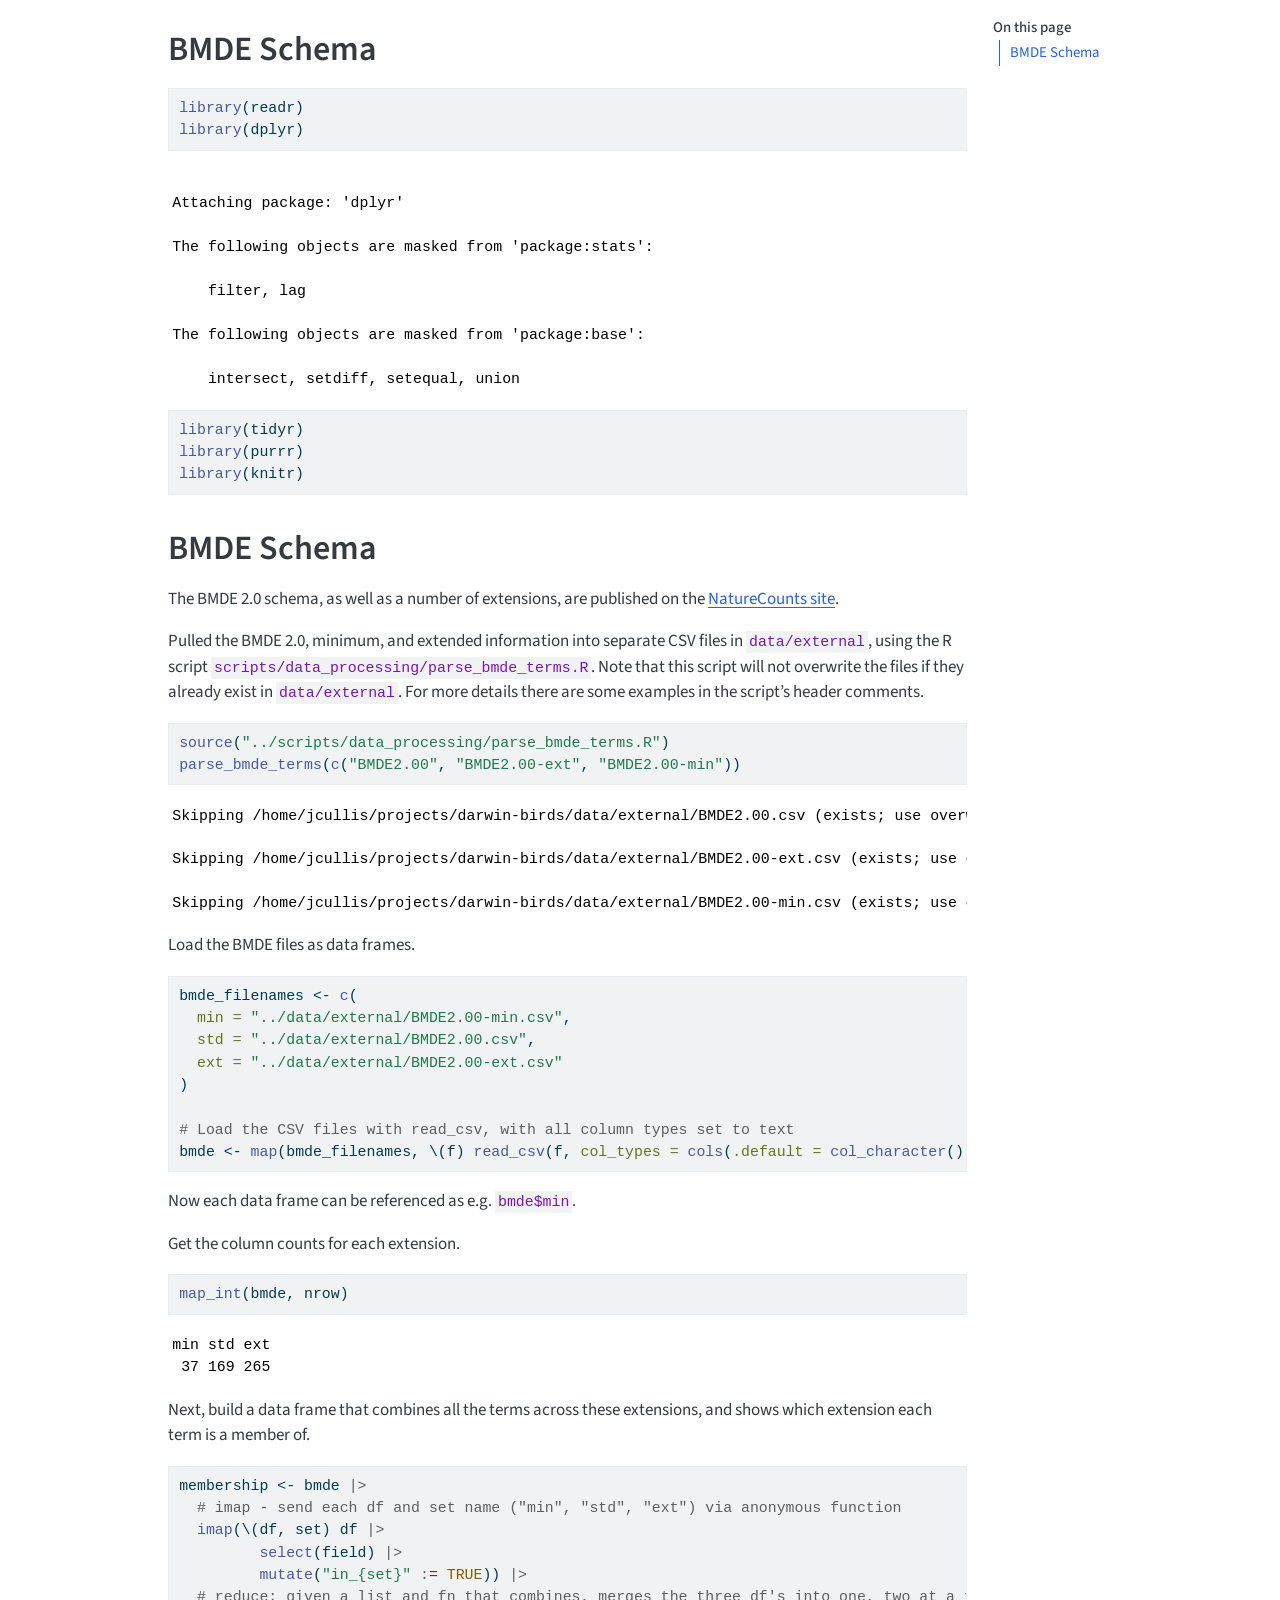
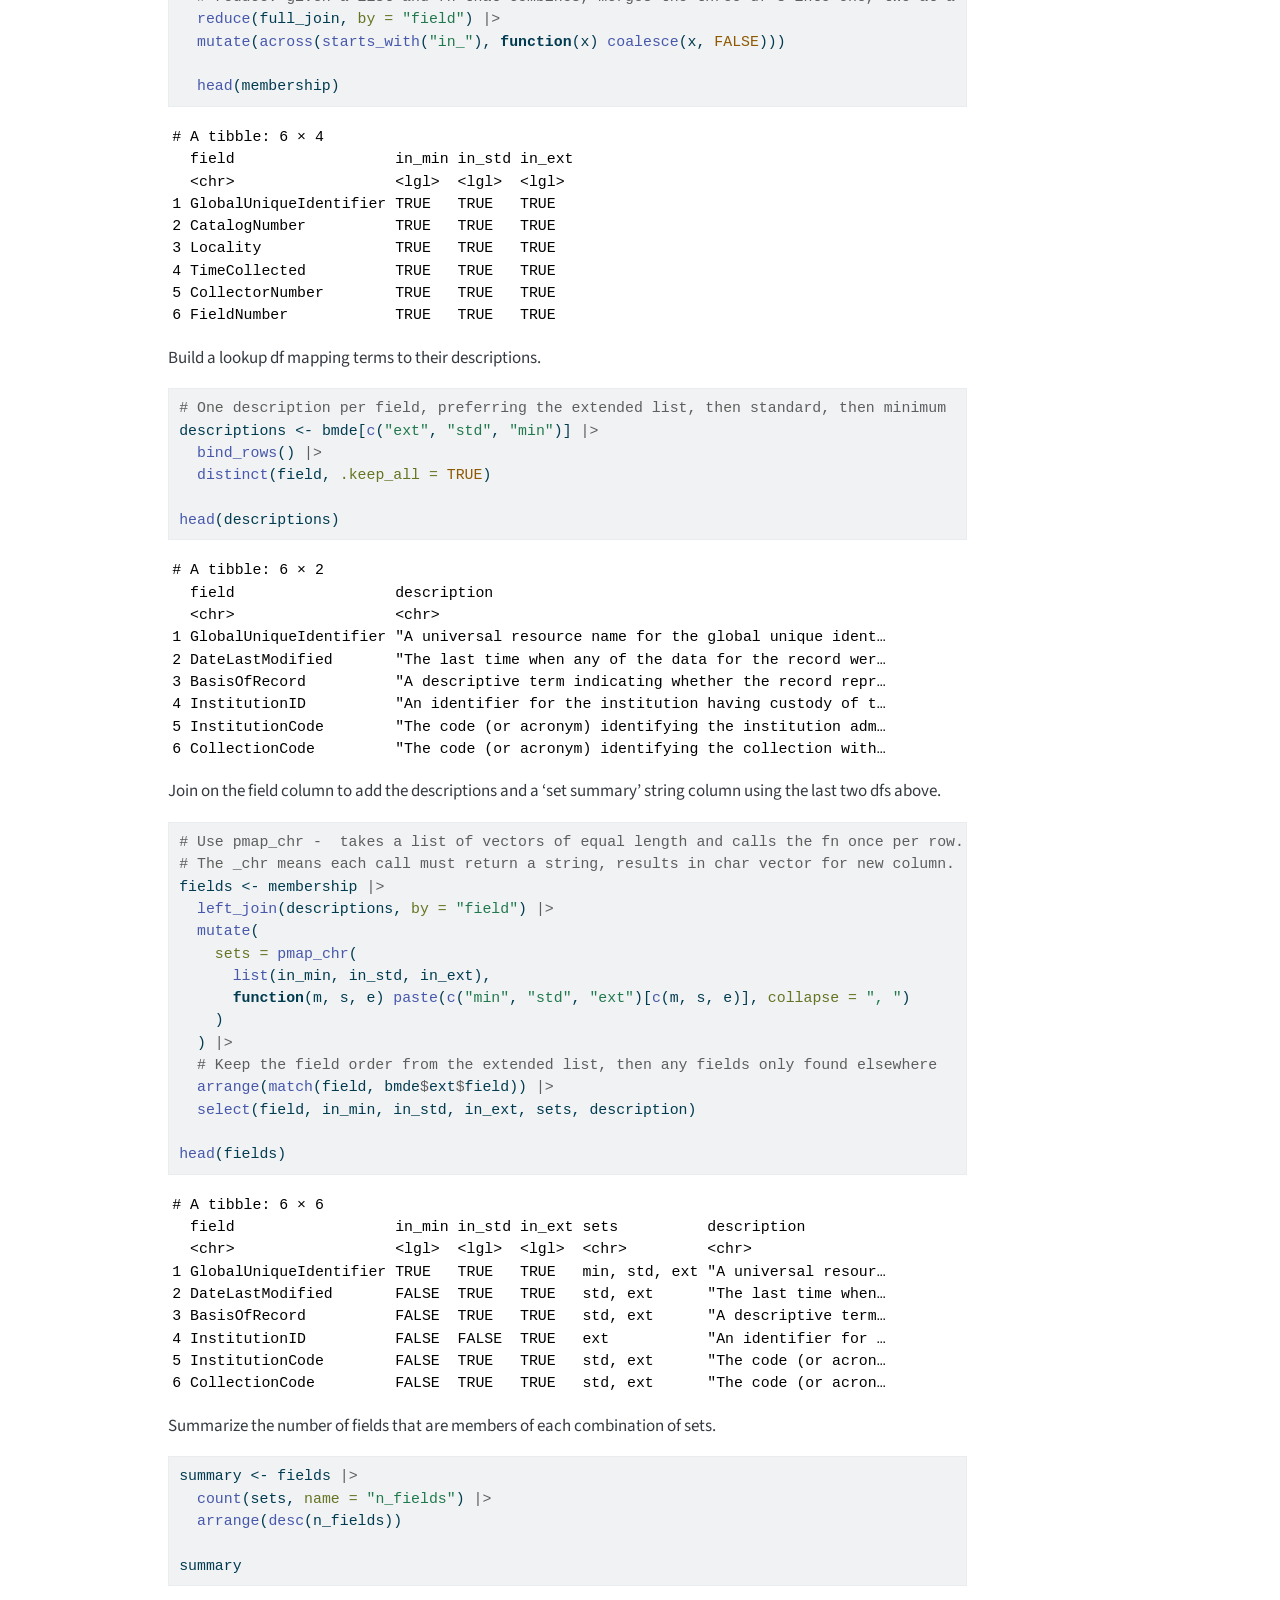
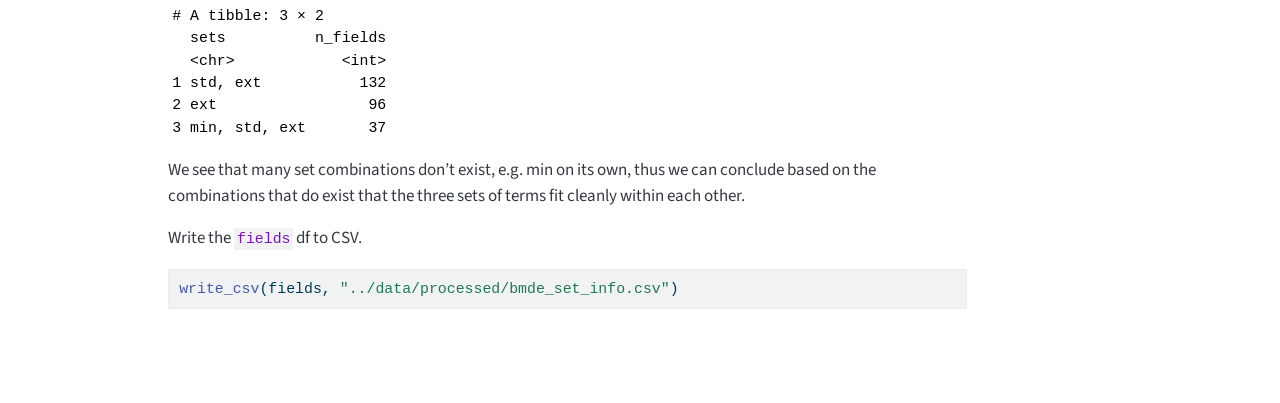
<file: docs/bmde_schema.html>
<!DOCTYPE html>
<html xmlns="http://www.w3.org/1999/xhtml" lang="en" xml:lang="en"><head>

<meta charset="utf-8">
<meta name="generator" content="quarto-1.9.38">

<meta name="viewport" content="width=device-width, initial-scale=1.0, user-scalable=yes">


<title>BMDE Schema – My Project</title>
<style>
/* Default styles provided by pandoc.
** See https://pandoc.org/MANUAL.html#variables-for-html for config info.
*/
code{white-space: pre-wrap;}
span.smallcaps{font-variant: small-caps;}
div.columns{display: flex; gap: min(4vw, 1.5em);}
div.column{flex: auto; overflow-x: auto;}
div.hanging-indent{margin-left: 1.5em; text-indent: -1.5em;}
ul.task-list{list-style: none;}
ul.task-list li input[type="checkbox"] {
  width: 0.8em;
  margin: 0 0.8em 0.2em -1em; /* quarto-specific, see https://github.com/quarto-dev/quarto-cli/issues/4556 */ 
  vertical-align: middle;
}
/* CSS for syntax highlighting */
html { -webkit-text-size-adjust: 100%; }
pre > code.sourceCode { white-space: pre; position: relative; }
pre > code.sourceCode > span { display: inline-block; line-height: 1.25; }
pre > code.sourceCode > span:empty { height: 1.2em; }
.sourceCode { overflow: visible; }
code.sourceCode > span { color: inherit; text-decoration: inherit; }
div.sourceCode { margin: 1em 0; }
pre.sourceCode { margin: 0; }
@media screen {
div.sourceCode { overflow: auto; }
}
@media print {
pre > code.sourceCode { white-space: pre-wrap; }
pre > code.sourceCode > span { text-indent: -5em; padding-left: 5em; }
}
pre.numberSource code
  { counter-reset: source-line 0; }
pre.numberSource code > span
  { position: relative; left: -4em; counter-increment: source-line; }
pre.numberSource code > span > a:first-child::before
  { content: counter(source-line);
    position: relative; left: -1em; text-align: right; vertical-align: baseline;
    border: none; display: inline-block;
    -webkit-touch-callout: none; -webkit-user-select: none;
    -khtml-user-select: none; -moz-user-select: none;
    -ms-user-select: none; user-select: none;
    padding: 0 4px; width: 4em;
  }
pre.numberSource { margin-left: 3em;  padding-left: 4px; }
div.sourceCode
  {   }
@media screen {
pre > code.sourceCode > span > a:first-child::before { text-decoration: underline; }
}
</style>


<script src="site_libs/quarto-nav/quarto-nav.js"></script>
<script src="site_libs/clipboard/clipboard.min.js"></script>
<script src="site_libs/quarto-search/autocomplete.umd.js"></script>
<script src="site_libs/quarto-search/fuse.min.js"></script>
<script src="site_libs/quarto-search/quarto-search.js"></script>
<meta name="quarto:offset" content="./">
<script src="site_libs/quarto-html/quarto.js" type="module"></script>
<script src="site_libs/quarto-html/tabsets/tabsets.js" type="module"></script>
<script src="site_libs/quarto-html/popper.min.js"></script>
<script src="site_libs/quarto-html/tippy.umd.min.js"></script>
<script src="site_libs/quarto-html/anchor.min.js"></script>
<link href="site_libs/quarto-html/tippy.css" rel="stylesheet">
<link href="site_libs/quarto-html/quarto-syntax-highlighting-15634bcf2e68342d4ad2dfa704d543f6.css" rel="stylesheet" id="quarto-text-highlighting-styles">
<script src="site_libs/bootstrap/bootstrap.min.js"></script>
<link href="site_libs/bootstrap/bootstrap-icons.css" rel="stylesheet">
<link href="site_libs/bootstrap/bootstrap-7b82a6119144b28700c9a8a4de5fe37f.min.css" rel="stylesheet" append-hash="true" id="quarto-bootstrap" data-mode="light">
<script id="quarto-search-options" type="application/json">{
  "location": "sidebar",
  "copy-button": false,
  "collapse-after": 3,
  "panel-placement": "start",
  "type": "textbox",
  "limit": 50,
  "keyboard-shortcut": [
    "f",
    "/",
    "s"
  ],
  "show-item-context": false,
  "language": {
    "search-no-results-text": "No results",
    "search-matching-documents-text": "matching documents",
    "search-copy-link-title": "Copy link to search",
    "search-hide-matches-text": "Hide additional matches",
    "search-more-match-text": "more match in this document",
    "search-more-matches-text": "more matches in this document",
    "search-clear-button-title": "Clear",
    "search-text-placeholder": "",
    "search-detached-cancel-button-title": "Cancel",
    "search-submit-button-title": "Submit",
    "search-label": "Search"
  }
}</script>


</head>

<body class="quarto-light">

<div id="quarto-search-results"></div>
<!-- content -->
<div id="quarto-content" class="quarto-container page-columns page-rows-contents page-layout-article">
<!-- sidebar -->
<!-- margin-sidebar -->
    <div id="quarto-margin-sidebar" class="sidebar margin-sidebar">
        <nav id="TOC" role="doc-toc" class="toc-active">
    <h2 id="toc-title">On this page</h2>
   
  <ul>
  <li><a href="#bmde-schema" id="toc-bmde-schema" class="nav-link active" data-scroll-target="#bmde-schema">BMDE Schema</a></li>
  </ul>
</nav>
    </div>
<!-- main -->
<main class="content" id="quarto-document-content">

<header id="title-block-header" class="quarto-title-block default">
<div class="quarto-title">
<h1 class="title">BMDE Schema</h1>
</div>



<div class="quarto-title-meta">

    
  
    
  </div>
  


</header>


<div class="cell">
<div class="code-copy-outer-scaffold"><div class="sourceCode cell-code" id="cb1"><pre class="sourceCode r code-with-copy"><code class="sourceCode r"><span id="cb1-1"><a href="#cb1-1" aria-hidden="true" tabindex="-1"></a><span class="fu">library</span>(readr)</span>
<span id="cb1-2"><a href="#cb1-2" aria-hidden="true" tabindex="-1"></a><span class="fu">library</span>(dplyr)</span></code></pre></div><button title="Copy to Clipboard" class="code-copy-button"><i class="bi"></i></button></div>
<div class="cell-output cell-output-stderr">
<pre><code>
Attaching package: 'dplyr'</code></pre>
</div>
<div class="cell-output cell-output-stderr">
<pre><code>The following objects are masked from 'package:stats':

    filter, lag</code></pre>
</div>
<div class="cell-output cell-output-stderr">
<pre><code>The following objects are masked from 'package:base':

    intersect, setdiff, setequal, union</code></pre>
</div>
<div class="code-copy-outer-scaffold"><div class="sourceCode cell-code" id="cb5"><pre class="sourceCode r code-with-copy"><code class="sourceCode r"><span id="cb5-1"><a href="#cb5-1" aria-hidden="true" tabindex="-1"></a><span class="fu">library</span>(tidyr)</span>
<span id="cb5-2"><a href="#cb5-2" aria-hidden="true" tabindex="-1"></a><span class="fu">library</span>(purrr)</span>
<span id="cb5-3"><a href="#cb5-3" aria-hidden="true" tabindex="-1"></a><span class="fu">library</span>(knitr)</span></code></pre></div><button title="Copy to Clipboard" class="code-copy-button"><i class="bi"></i></button></div>
</div>
<section id="bmde-schema" class="level1">
<h1>BMDE Schema</h1>
<p>The BMDE 2.0 schema, as well as a number of extensions, are published on the <a href="https://naturecounts.ca/nc/default/nc_bmde_fields.jsp?version=BMDE2.00">NatureCounts site</a>.</p>
<p>Pulled the BMDE 2.0, minimum, and extended information into separate CSV files in <code>data/external</code>, using the R script <code>scripts/data_processing/parse_bmde_terms.R</code>. Note that this script will not overwrite the files if they already exist in <code>data/external</code>. For more details there are some examples in the script’s header comments.</p>
<div class="cell">
<div class="code-copy-outer-scaffold"><div class="sourceCode cell-code" id="cb6"><pre class="sourceCode r code-with-copy"><code class="sourceCode r"><span id="cb6-1"><a href="#cb6-1" aria-hidden="true" tabindex="-1"></a><span class="fu">source</span>(<span class="st">"../scripts/data_processing/parse_bmde_terms.R"</span>)</span>
<span id="cb6-2"><a href="#cb6-2" aria-hidden="true" tabindex="-1"></a><span class="fu">parse_bmde_terms</span>(<span class="fu">c</span>(<span class="st">"BMDE2.00"</span>, <span class="st">"BMDE2.00-ext"</span>, <span class="st">"BMDE2.00-min"</span>))</span></code></pre></div><button title="Copy to Clipboard" class="code-copy-button"><i class="bi"></i></button></div>
<div class="cell-output cell-output-stderr">
<pre><code>Skipping /home/jcullis/projects/darwin-birds/data/external/BMDE2.00.csv (exists; use overwrite = TRUE / --overwrite)</code></pre>
</div>
<div class="cell-output cell-output-stderr">
<pre><code>Skipping /home/jcullis/projects/darwin-birds/data/external/BMDE2.00-ext.csv (exists; use overwrite = TRUE / --overwrite)</code></pre>
</div>
<div class="cell-output cell-output-stderr">
<pre><code>Skipping /home/jcullis/projects/darwin-birds/data/external/BMDE2.00-min.csv (exists; use overwrite = TRUE / --overwrite)</code></pre>
</div>
</div>
<p>Load the BMDE files as data frames.</p>
<div class="cell">
<div class="code-copy-outer-scaffold"><div class="sourceCode cell-code" id="cb10"><pre class="sourceCode r code-with-copy"><code class="sourceCode r"><span id="cb10-1"><a href="#cb10-1" aria-hidden="true" tabindex="-1"></a>bmde_filenames <span class="ot">&lt;-</span> <span class="fu">c</span>(</span>
<span id="cb10-2"><a href="#cb10-2" aria-hidden="true" tabindex="-1"></a>  <span class="at">min =</span> <span class="st">"../data/external/BMDE2.00-min.csv"</span>,</span>
<span id="cb10-3"><a href="#cb10-3" aria-hidden="true" tabindex="-1"></a>  <span class="at">std =</span> <span class="st">"../data/external/BMDE2.00.csv"</span>,</span>
<span id="cb10-4"><a href="#cb10-4" aria-hidden="true" tabindex="-1"></a>  <span class="at">ext =</span> <span class="st">"../data/external/BMDE2.00-ext.csv"</span></span>
<span id="cb10-5"><a href="#cb10-5" aria-hidden="true" tabindex="-1"></a>)</span>
<span id="cb10-6"><a href="#cb10-6" aria-hidden="true" tabindex="-1"></a></span>
<span id="cb10-7"><a href="#cb10-7" aria-hidden="true" tabindex="-1"></a><span class="co"># Load the CSV files with read_csv, with all column types set to text</span></span>
<span id="cb10-8"><a href="#cb10-8" aria-hidden="true" tabindex="-1"></a>bmde <span class="ot">&lt;-</span> <span class="fu">map</span>(bmde_filenames, \(f) <span class="fu">read_csv</span>(f, <span class="at">col_types =</span> <span class="fu">cols</span>(<span class="at">.default =</span> <span class="fu">col_character</span>())))</span></code></pre></div><button title="Copy to Clipboard" class="code-copy-button"><i class="bi"></i></button></div>
</div>
<p>Now each data frame can be referenced as e.g.&nbsp;<code>bmde$min</code>.</p>
<p>Get the column counts for each extension.</p>
<div class="cell">
<div class="code-copy-outer-scaffold"><div class="sourceCode cell-code" id="cb11"><pre class="sourceCode r code-with-copy"><code class="sourceCode r"><span id="cb11-1"><a href="#cb11-1" aria-hidden="true" tabindex="-1"></a><span class="fu">map_int</span>(bmde, nrow)</span></code></pre></div><button title="Copy to Clipboard" class="code-copy-button"><i class="bi"></i></button></div>
<div class="cell-output cell-output-stdout">
<pre><code>min std ext 
 37 169 265 </code></pre>
</div>
</div>
<p>Next, build a data frame that combines all the terms across these extensions, and shows which extension each term is a member of.</p>
<div class="cell">
<div class="code-copy-outer-scaffold"><div class="sourceCode cell-code" id="cb13"><pre class="sourceCode r code-with-copy"><code class="sourceCode r"><span id="cb13-1"><a href="#cb13-1" aria-hidden="true" tabindex="-1"></a>membership <span class="ot">&lt;-</span> bmde <span class="sc">|&gt;</span></span>
<span id="cb13-2"><a href="#cb13-2" aria-hidden="true" tabindex="-1"></a>  <span class="co"># imap - send each df and set name ("min", "std", "ext") via anonymous function</span></span>
<span id="cb13-3"><a href="#cb13-3" aria-hidden="true" tabindex="-1"></a>  <span class="fu">imap</span>(\(df, set) df <span class="sc">|&gt;</span></span>
<span id="cb13-4"><a href="#cb13-4" aria-hidden="true" tabindex="-1"></a>         <span class="fu">select</span>(field) <span class="sc">|&gt;</span></span>
<span id="cb13-5"><a href="#cb13-5" aria-hidden="true" tabindex="-1"></a>         <span class="fu">mutate</span>(<span class="st">"in_{set}"</span> <span class="sc">:</span><span class="er">=</span> <span class="cn">TRUE</span>)) <span class="sc">|&gt;</span></span>
<span id="cb13-6"><a href="#cb13-6" aria-hidden="true" tabindex="-1"></a>  <span class="co"># reduce: given a list and fn that combines, merges the three df's into one, two at a time.</span></span>
<span id="cb13-7"><a href="#cb13-7" aria-hidden="true" tabindex="-1"></a>  <span class="fu">reduce</span>(full_join, <span class="at">by =</span> <span class="st">"field"</span>) <span class="sc">|&gt;</span></span>
<span id="cb13-8"><a href="#cb13-8" aria-hidden="true" tabindex="-1"></a>  <span class="fu">mutate</span>(<span class="fu">across</span>(<span class="fu">starts_with</span>(<span class="st">"in_"</span>), <span class="cf">function</span>(x) <span class="fu">coalesce</span>(x, <span class="cn">FALSE</span>)))</span>
<span id="cb13-9"><a href="#cb13-9" aria-hidden="true" tabindex="-1"></a></span>
<span id="cb13-10"><a href="#cb13-10" aria-hidden="true" tabindex="-1"></a>  <span class="fu">head</span>(membership)</span></code></pre></div><button title="Copy to Clipboard" class="code-copy-button"><i class="bi"></i></button></div>
<div class="cell-output cell-output-stdout">
<pre><code># A tibble: 6 × 4
  field                  in_min in_std in_ext
  &lt;chr&gt;                  &lt;lgl&gt;  &lt;lgl&gt;  &lt;lgl&gt; 
1 GlobalUniqueIdentifier TRUE   TRUE   TRUE  
2 CatalogNumber          TRUE   TRUE   TRUE  
3 Locality               TRUE   TRUE   TRUE  
4 TimeCollected          TRUE   TRUE   TRUE  
5 CollectorNumber        TRUE   TRUE   TRUE  
6 FieldNumber            TRUE   TRUE   TRUE  </code></pre>
</div>
</div>
<p>Build a lookup df mapping terms to their descriptions.</p>
<div class="cell">
<div class="code-copy-outer-scaffold"><div class="sourceCode cell-code" id="cb15"><pre class="sourceCode r code-with-copy"><code class="sourceCode r"><span id="cb15-1"><a href="#cb15-1" aria-hidden="true" tabindex="-1"></a><span class="co"># One description per field, preferring the extended list, then standard, then minimum</span></span>
<span id="cb15-2"><a href="#cb15-2" aria-hidden="true" tabindex="-1"></a>descriptions <span class="ot">&lt;-</span> bmde[<span class="fu">c</span>(<span class="st">"ext"</span>, <span class="st">"std"</span>, <span class="st">"min"</span>)] <span class="sc">|&gt;</span></span>
<span id="cb15-3"><a href="#cb15-3" aria-hidden="true" tabindex="-1"></a>  <span class="fu">bind_rows</span>() <span class="sc">|&gt;</span></span>
<span id="cb15-4"><a href="#cb15-4" aria-hidden="true" tabindex="-1"></a>  <span class="fu">distinct</span>(field, <span class="at">.keep_all =</span> <span class="cn">TRUE</span>)</span>
<span id="cb15-5"><a href="#cb15-5" aria-hidden="true" tabindex="-1"></a></span>
<span id="cb15-6"><a href="#cb15-6" aria-hidden="true" tabindex="-1"></a><span class="fu">head</span>(descriptions)</span></code></pre></div><button title="Copy to Clipboard" class="code-copy-button"><i class="bi"></i></button></div>
<div class="cell-output cell-output-stdout">
<pre><code># A tibble: 6 × 2
  field                  description                                            
  &lt;chr&gt;                  &lt;chr&gt;                                                  
1 GlobalUniqueIdentifier "A universal resource name for the global unique ident…
2 DateLastModified       "The last time when any of the data for the record wer…
3 BasisOfRecord          "A descriptive term indicating whether the record repr…
4 InstitutionID          "An identifier for the institution having custody of t…
5 InstitutionCode        "The code (or acronym) identifying the institution adm…
6 CollectionCode         "The code (or acronym) identifying the collection with…</code></pre>
</div>
</div>
<p>Join on the field column to add the descriptions and a ‘set summary’ string column using the last two dfs above.</p>
<div class="cell">
<div class="code-copy-outer-scaffold"><div class="sourceCode cell-code" id="cb17"><pre class="sourceCode r code-with-copy"><code class="sourceCode r"><span id="cb17-1"><a href="#cb17-1" aria-hidden="true" tabindex="-1"></a><span class="co"># Use pmap_chr -  takes a list of vectors of equal length and calls the fn once per row.</span></span>
<span id="cb17-2"><a href="#cb17-2" aria-hidden="true" tabindex="-1"></a><span class="co"># The _chr means each call must return a string, results in char vector for new column.</span></span>
<span id="cb17-3"><a href="#cb17-3" aria-hidden="true" tabindex="-1"></a>fields <span class="ot">&lt;-</span> membership <span class="sc">|&gt;</span></span>
<span id="cb17-4"><a href="#cb17-4" aria-hidden="true" tabindex="-1"></a>  <span class="fu">left_join</span>(descriptions, <span class="at">by =</span> <span class="st">"field"</span>) <span class="sc">|&gt;</span></span>
<span id="cb17-5"><a href="#cb17-5" aria-hidden="true" tabindex="-1"></a>  <span class="fu">mutate</span>(</span>
<span id="cb17-6"><a href="#cb17-6" aria-hidden="true" tabindex="-1"></a>    <span class="at">sets =</span> <span class="fu">pmap_chr</span>(</span>
<span id="cb17-7"><a href="#cb17-7" aria-hidden="true" tabindex="-1"></a>      <span class="fu">list</span>(in_min, in_std, in_ext),</span>
<span id="cb17-8"><a href="#cb17-8" aria-hidden="true" tabindex="-1"></a>      <span class="cf">function</span>(m, s, e) <span class="fu">paste</span>(<span class="fu">c</span>(<span class="st">"min"</span>, <span class="st">"std"</span>, <span class="st">"ext"</span>)[<span class="fu">c</span>(m, s, e)], <span class="at">collapse =</span> <span class="st">", "</span>)</span>
<span id="cb17-9"><a href="#cb17-9" aria-hidden="true" tabindex="-1"></a>    )</span>
<span id="cb17-10"><a href="#cb17-10" aria-hidden="true" tabindex="-1"></a>  ) <span class="sc">|&gt;</span></span>
<span id="cb17-11"><a href="#cb17-11" aria-hidden="true" tabindex="-1"></a>  <span class="co"># Keep the field order from the extended list, then any fields only found elsewhere</span></span>
<span id="cb17-12"><a href="#cb17-12" aria-hidden="true" tabindex="-1"></a>  <span class="fu">arrange</span>(<span class="fu">match</span>(field, bmde<span class="sc">$</span>ext<span class="sc">$</span>field)) <span class="sc">|&gt;</span></span>
<span id="cb17-13"><a href="#cb17-13" aria-hidden="true" tabindex="-1"></a>  <span class="fu">select</span>(field, in_min, in_std, in_ext, sets, description)</span>
<span id="cb17-14"><a href="#cb17-14" aria-hidden="true" tabindex="-1"></a></span>
<span id="cb17-15"><a href="#cb17-15" aria-hidden="true" tabindex="-1"></a><span class="fu">head</span>(fields)</span></code></pre></div><button title="Copy to Clipboard" class="code-copy-button"><i class="bi"></i></button></div>
<div class="cell-output cell-output-stdout">
<pre><code># A tibble: 6 × 6
  field                  in_min in_std in_ext sets          description         
  &lt;chr&gt;                  &lt;lgl&gt;  &lt;lgl&gt;  &lt;lgl&gt;  &lt;chr&gt;         &lt;chr&gt;               
1 GlobalUniqueIdentifier TRUE   TRUE   TRUE   min, std, ext "A universal resour…
2 DateLastModified       FALSE  TRUE   TRUE   std, ext      "The last time when…
3 BasisOfRecord          FALSE  TRUE   TRUE   std, ext      "A descriptive term…
4 InstitutionID          FALSE  FALSE  TRUE   ext           "An identifier for …
5 InstitutionCode        FALSE  TRUE   TRUE   std, ext      "The code (or acron…
6 CollectionCode         FALSE  TRUE   TRUE   std, ext      "The code (or acron…</code></pre>
</div>
</div>
<p>Summarize the number of fields that are members of each combination of sets.</p>
<div class="cell">
<div class="code-copy-outer-scaffold"><div class="sourceCode cell-code" id="cb19"><pre class="sourceCode r code-with-copy"><code class="sourceCode r"><span id="cb19-1"><a href="#cb19-1" aria-hidden="true" tabindex="-1"></a>summary <span class="ot">&lt;-</span> fields <span class="sc">|&gt;</span></span>
<span id="cb19-2"><a href="#cb19-2" aria-hidden="true" tabindex="-1"></a>  <span class="fu">count</span>(sets, <span class="at">name =</span> <span class="st">"n_fields"</span>) <span class="sc">|&gt;</span></span>
<span id="cb19-3"><a href="#cb19-3" aria-hidden="true" tabindex="-1"></a>  <span class="fu">arrange</span>(<span class="fu">desc</span>(n_fields))</span>
<span id="cb19-4"><a href="#cb19-4" aria-hidden="true" tabindex="-1"></a></span>
<span id="cb19-5"><a href="#cb19-5" aria-hidden="true" tabindex="-1"></a>summary</span></code></pre></div><button title="Copy to Clipboard" class="code-copy-button"><i class="bi"></i></button></div>
<div class="cell-output cell-output-stdout">
<pre><code># A tibble: 3 × 2
  sets          n_fields
  &lt;chr&gt;            &lt;int&gt;
1 std, ext           132
2 ext                 96
3 min, std, ext       37</code></pre>
</div>
</div>
<p>We see that many set combinations don’t exist, e.g.&nbsp;min on its own, thus we can conclude based on the combinations that do exist that the three sets of terms fit cleanly within each other.</p>
<p>Write the <code>fields</code> df to CSV.</p>
<div class="cell">
<div class="code-copy-outer-scaffold"><div class="sourceCode cell-code" id="cb21"><pre class="sourceCode r code-with-copy"><code class="sourceCode r"><span id="cb21-1"><a href="#cb21-1" aria-hidden="true" tabindex="-1"></a><span class="fu">write_csv</span>(fields, <span class="st">"../data/processed/bmde_set_info.csv"</span>)</span></code></pre></div><button title="Copy to Clipboard" class="code-copy-button"><i class="bi"></i></button></div>
</div>


</section>

</main> <!-- /main -->
<script id="quarto-html-after-body" type="application/javascript">
  window.document.addEventListener("DOMContentLoaded", function (event) {
    const icon = "";
    const anchorJS = new window.AnchorJS();
    anchorJS.options = {
      placement: 'right',
      icon: icon
    };
    anchorJS.add('.anchored');
    const isCodeAnnotation = (el) => {
      for (const clz of el.classList) {
        if (clz.startsWith('code-annotation-')) {                     
          return true;
        }
      }
      return false;
    }
    const onCopySuccess = function(e) {
      // button target
      const button = e.trigger;
      // don't keep focus
      button.blur();
      // flash "checked"
      button.classList.add('code-copy-button-checked');
      var currentTitle = button.getAttribute("title");
      button.setAttribute("title", "Copied!");
      let tooltip;
      if (window.bootstrap) {
        button.setAttribute("data-bs-toggle", "tooltip");
        button.setAttribute("data-bs-placement", "left");
        button.setAttribute("data-bs-title", "Copied!");
        tooltip = new bootstrap.Tooltip(button, 
          { trigger: "manual", 
            customClass: "code-copy-button-tooltip",
            offset: [0, -8]});
        tooltip.show();    
      }
      setTimeout(function() {
        if (tooltip) {
          tooltip.hide();
          button.removeAttribute("data-bs-title");
          button.removeAttribute("data-bs-toggle");
          button.removeAttribute("data-bs-placement");
        }
        button.setAttribute("title", currentTitle);
        button.classList.remove('code-copy-button-checked');
      }, 1000);
      // clear code selection
      e.clearSelection();
    }
    const getTextToCopy = function(trigger) {
      const outerScaffold = trigger.parentElement.cloneNode(true);
      const codeEl = outerScaffold.querySelector('code');
      for (const childEl of codeEl.children) {
        if (isCodeAnnotation(childEl)) {
          childEl.remove();
        }
      }
      return codeEl.innerText;
    }
    const clipboard = new window.ClipboardJS('.code-copy-button:not([data-in-quarto-modal])', {
      text: getTextToCopy
    });
    clipboard.on('success', onCopySuccess);
    if (window.document.getElementById('quarto-embedded-source-code-modal')) {
      const clipboardModal = new window.ClipboardJS('.code-copy-button[data-in-quarto-modal]', {
        text: getTextToCopy,
        container: window.document.getElementById('quarto-embedded-source-code-modal')
      });
      clipboardModal.on('success', onCopySuccess);
    }
      var localhostRegex = new RegExp(/^(?:http|https):\/\/localhost\:?[0-9]*\//);
      var mailtoRegex = new RegExp(/^mailto:/);
        var filterRegex = new RegExp('/' + window.location.host + '/');
      var isInternal = (href) => {
          return filterRegex.test(href) || localhostRegex.test(href) || mailtoRegex.test(href);
      }
      // Inspect non-navigation links and adorn them if external
     var links = window.document.querySelectorAll('a[href]:not(.nav-link):not(.navbar-brand):not(.toc-action):not(.sidebar-link):not(.sidebar-item-toggle):not(.pagination-link):not(.no-external):not([aria-hidden]):not(.dropdown-item):not(.quarto-navigation-tool):not(.about-link)');
      for (var i=0; i<links.length; i++) {
        const link = links[i];
        if (!isInternal(link.href)) {
          // undo the damage that might have been done by quarto-nav.js in the case of
          // links that we want to consider external
          if (link.dataset.originalHref !== undefined) {
            link.href = link.dataset.originalHref;
          }
        }
      }
    function tippyHover(el, contentFn, onTriggerFn, onUntriggerFn) {
      const config = {
        allowHTML: true,
        maxWidth: 500,
        delay: 100,
        arrow: false,
        appendTo: function(el) {
            return el.parentElement;
        },
        interactive: true,
        interactiveBorder: 10,
        theme: 'quarto',
        placement: 'bottom-start',
      };
      if (contentFn) {
        config.content = contentFn;
      }
      if (onTriggerFn) {
        config.onTrigger = onTriggerFn;
      }
      if (onUntriggerFn) {
        config.onUntrigger = onUntriggerFn;
      }
      window.tippy(el, config); 
    }
    const noterefs = window.document.querySelectorAll('a[role="doc-noteref"]');
    for (var i=0; i<noterefs.length; i++) {
      const ref = noterefs[i];
      tippyHover(ref, function() {
        // use id or data attribute instead here
        let href = ref.getAttribute('data-footnote-href') || ref.getAttribute('href');
        try { href = new URL(href).hash; } catch {}
        const id = href.replace(/^#\/?/, "");
        const note = window.document.getElementById(id);
        if (note) {
          return note.innerHTML;
        } else {
          return "";
        }
      });
    }
    const xrefs = window.document.querySelectorAll('a.quarto-xref');
    const processXRef = (id, note) => {
      // Strip column container classes
      const stripColumnClz = (el) => {
        el.classList.remove("page-full", "page-columns");
        if (el.children) {
          for (const child of el.children) {
            stripColumnClz(child);
          }
        }
      }
      stripColumnClz(note)
      if (id === null || id.startsWith('sec-')) {
        // Special case sections, only their first couple elements
        const container = document.createElement("div");
        if (note.children && note.children.length > 2) {
          container.appendChild(note.children[0].cloneNode(true));
          for (let i = 1; i < note.children.length; i++) {
            const child = note.children[i];
            if (child.tagName === "P" && child.innerText === "") {
              continue;
            } else {
              container.appendChild(child.cloneNode(true));
              break;
            }
          }
          if (window.Quarto?.typesetMath) {
            window.Quarto.typesetMath(container);
          }
          return container.innerHTML
        } else {
          if (window.Quarto?.typesetMath) {
            window.Quarto.typesetMath(note);
          }
          return note.innerHTML;
        }
      } else {
        // Remove any anchor links if they are present
        const anchorLink = note.querySelector('a.anchorjs-link');
        if (anchorLink) {
          anchorLink.remove();
        }
        if (window.Quarto?.typesetMath) {
          window.Quarto.typesetMath(note);
        }
        if (note.classList.contains("callout")) {
          return note.outerHTML;
        } else {
          return note.innerHTML;
        }
      }
    }
    for (var i=0; i<xrefs.length; i++) {
      const xref = xrefs[i];
      tippyHover(xref, undefined, function(instance) {
        instance.disable();
        let url = xref.getAttribute('href');
        let hash = undefined; 
        if (url.startsWith('#')) {
          hash = url;
        } else {
          try { hash = new URL(url).hash; } catch {}
        }
        if (hash) {
          const id = hash.replace(/^#\/?/, "");
          const note = window.document.getElementById(id);
          if (note !== null) {
            try {
              const html = processXRef(id, note.cloneNode(true));
              instance.setContent(html);
            } finally {
              instance.enable();
              instance.show();
            }
          } else {
            // See if we can fetch this
            fetch(url.split('#')[0])
            .then(res => res.text())
            .then(html => {
              const parser = new DOMParser();
              const htmlDoc = parser.parseFromString(html, "text/html");
              const note = htmlDoc.getElementById(id);
              if (note !== null) {
                const html = processXRef(id, note);
                instance.setContent(html);
              } 
            }).finally(() => {
              instance.enable();
              instance.show();
            });
          }
        } else {
          // See if we can fetch a full url (with no hash to target)
          // This is a special case and we should probably do some content thinning / targeting
          fetch(url)
          .then(res => res.text())
          .then(html => {
            const parser = new DOMParser();
            const htmlDoc = parser.parseFromString(html, "text/html");
            const note = htmlDoc.querySelector('main.content');
            if (note !== null) {
              // This should only happen for chapter cross references
              // (since there is no id in the URL)
              // remove the first header
              if (note.children.length > 0 && note.children[0].tagName === "HEADER") {
                note.children[0].remove();
              }
              const html = processXRef(null, note);
              instance.setContent(html);
            } 
          }).finally(() => {
            instance.enable();
            instance.show();
          });
        }
      }, function(instance) {
      });
    }
        let selectedAnnoteEl;
        const selectorForAnnotation = ( cell, annotation) => {
          let cellAttr = 'data-code-cell="' + cell + '"';
          let lineAttr = 'data-code-annotation="' +  annotation + '"';
          const selector = 'span[' + cellAttr + '][' + lineAttr + ']';
          return selector;
        }
        const selectCodeLines = (annoteEl) => {
          const doc = window.document;
          const targetCell = annoteEl.getAttribute("data-target-cell");
          const targetAnnotation = annoteEl.getAttribute("data-target-annotation");
          const annoteSpan = window.document.querySelector(selectorForAnnotation(targetCell, targetAnnotation));
          const lines = annoteSpan.getAttribute("data-code-lines").split(",");
          const lineIds = lines.map((line) => {
            return targetCell + "-" + line;
          })
          let top = null;
          let height = null;
          let parent = null;
          if (lineIds.length > 0) {
              //compute the position of the single el (top and bottom and make a div)
              const el = window.document.getElementById(lineIds[0]);
              top = el.offsetTop;
              height = el.offsetHeight;
              parent = el.parentElement.parentElement;
            if (lineIds.length > 1) {
              const lastEl = window.document.getElementById(lineIds[lineIds.length - 1]);
              const bottom = lastEl.offsetTop + lastEl.offsetHeight;
              height = bottom - top;
            }
            if (top !== null && height !== null && parent !== null) {
              // cook up a div (if necessary) and position it 
              let div = window.document.getElementById("code-annotation-line-highlight");
              if (div === null) {
                div = window.document.createElement("div");
                div.setAttribute("id", "code-annotation-line-highlight");
                div.style.position = 'absolute';
                parent.appendChild(div);
              }
              div.style.top = top - 2 + "px";
              div.style.height = height + 4 + "px";
              div.style.left = 0;
              let gutterDiv = window.document.getElementById("code-annotation-line-highlight-gutter");
              if (gutterDiv === null) {
                gutterDiv = window.document.createElement("div");
                gutterDiv.setAttribute("id", "code-annotation-line-highlight-gutter");
                gutterDiv.style.position = 'absolute';
                const codeCell = window.document.getElementById(targetCell);
                const gutter = codeCell.querySelector('.code-annotation-gutter');
                gutter.appendChild(gutterDiv);
              }
              gutterDiv.style.top = top - 2 + "px";
              gutterDiv.style.height = height + 4 + "px";
            }
            selectedAnnoteEl = annoteEl;
          }
        };
        const unselectCodeLines = () => {
          const elementsIds = ["code-annotation-line-highlight", "code-annotation-line-highlight-gutter"];
          elementsIds.forEach((elId) => {
            const div = window.document.getElementById(elId);
            if (div) {
              div.remove();
            }
          });
          selectedAnnoteEl = undefined;
        };
          // Handle positioning of the toggle
      window.addEventListener(
        "resize",
        throttle(() => {
          elRect = undefined;
          if (selectedAnnoteEl) {
            selectCodeLines(selectedAnnoteEl);
          }
        }, 10)
      );
      function throttle(fn, ms) {
      let throttle = false;
      let timer;
        return (...args) => {
          if(!throttle) { // first call gets through
              fn.apply(this, args);
              throttle = true;
          } else { // all the others get throttled
              if(timer) clearTimeout(timer); // cancel #2
              timer = setTimeout(() => {
                fn.apply(this, args);
                timer = throttle = false;
              }, ms);
          }
        };
      }
        // Attach click handler to the DT
        const annoteDls = window.document.querySelectorAll('dt[data-target-cell]');
        for (const annoteDlNode of annoteDls) {
          annoteDlNode.addEventListener('click', (event) => {
            const clickedEl = event.target;
            if (clickedEl !== selectedAnnoteEl) {
              unselectCodeLines();
              const activeEl = window.document.querySelector('dt[data-target-cell].code-annotation-active');
              if (activeEl) {
                activeEl.classList.remove('code-annotation-active');
              }
              selectCodeLines(clickedEl);
              clickedEl.classList.add('code-annotation-active');
            } else {
              // Unselect the line
              unselectCodeLines();
              clickedEl.classList.remove('code-annotation-active');
            }
          });
        }
    const findCites = (el) => {
      const parentEl = el.parentElement;
      if (parentEl) {
        const cites = parentEl.dataset.cites;
        if (cites) {
          return {
            el,
            cites: cites.split(' ')
          };
        } else {
          return findCites(el.parentElement)
        }
      } else {
        return undefined;
      }
    };
    var bibliorefs = window.document.querySelectorAll('a[role="doc-biblioref"]');
    for (var i=0; i<bibliorefs.length; i++) {
      const ref = bibliorefs[i];
      const citeInfo = findCites(ref);
      if (citeInfo) {
        tippyHover(citeInfo.el, function() {
          var popup = window.document.createElement('div');
          citeInfo.cites.forEach(function(cite) {
            var citeDiv = window.document.createElement('div');
            citeDiv.classList.add('hanging-indent');
            citeDiv.classList.add('csl-entry');
            var biblioDiv = window.document.getElementById('ref-' + cite);
            if (biblioDiv) {
              citeDiv.innerHTML = biblioDiv.innerHTML;
            }
            popup.appendChild(citeDiv);
          });
          return popup.innerHTML;
        });
      }
    }
  });
  </script>
</div> <!-- /content -->




</body></html>
</file>
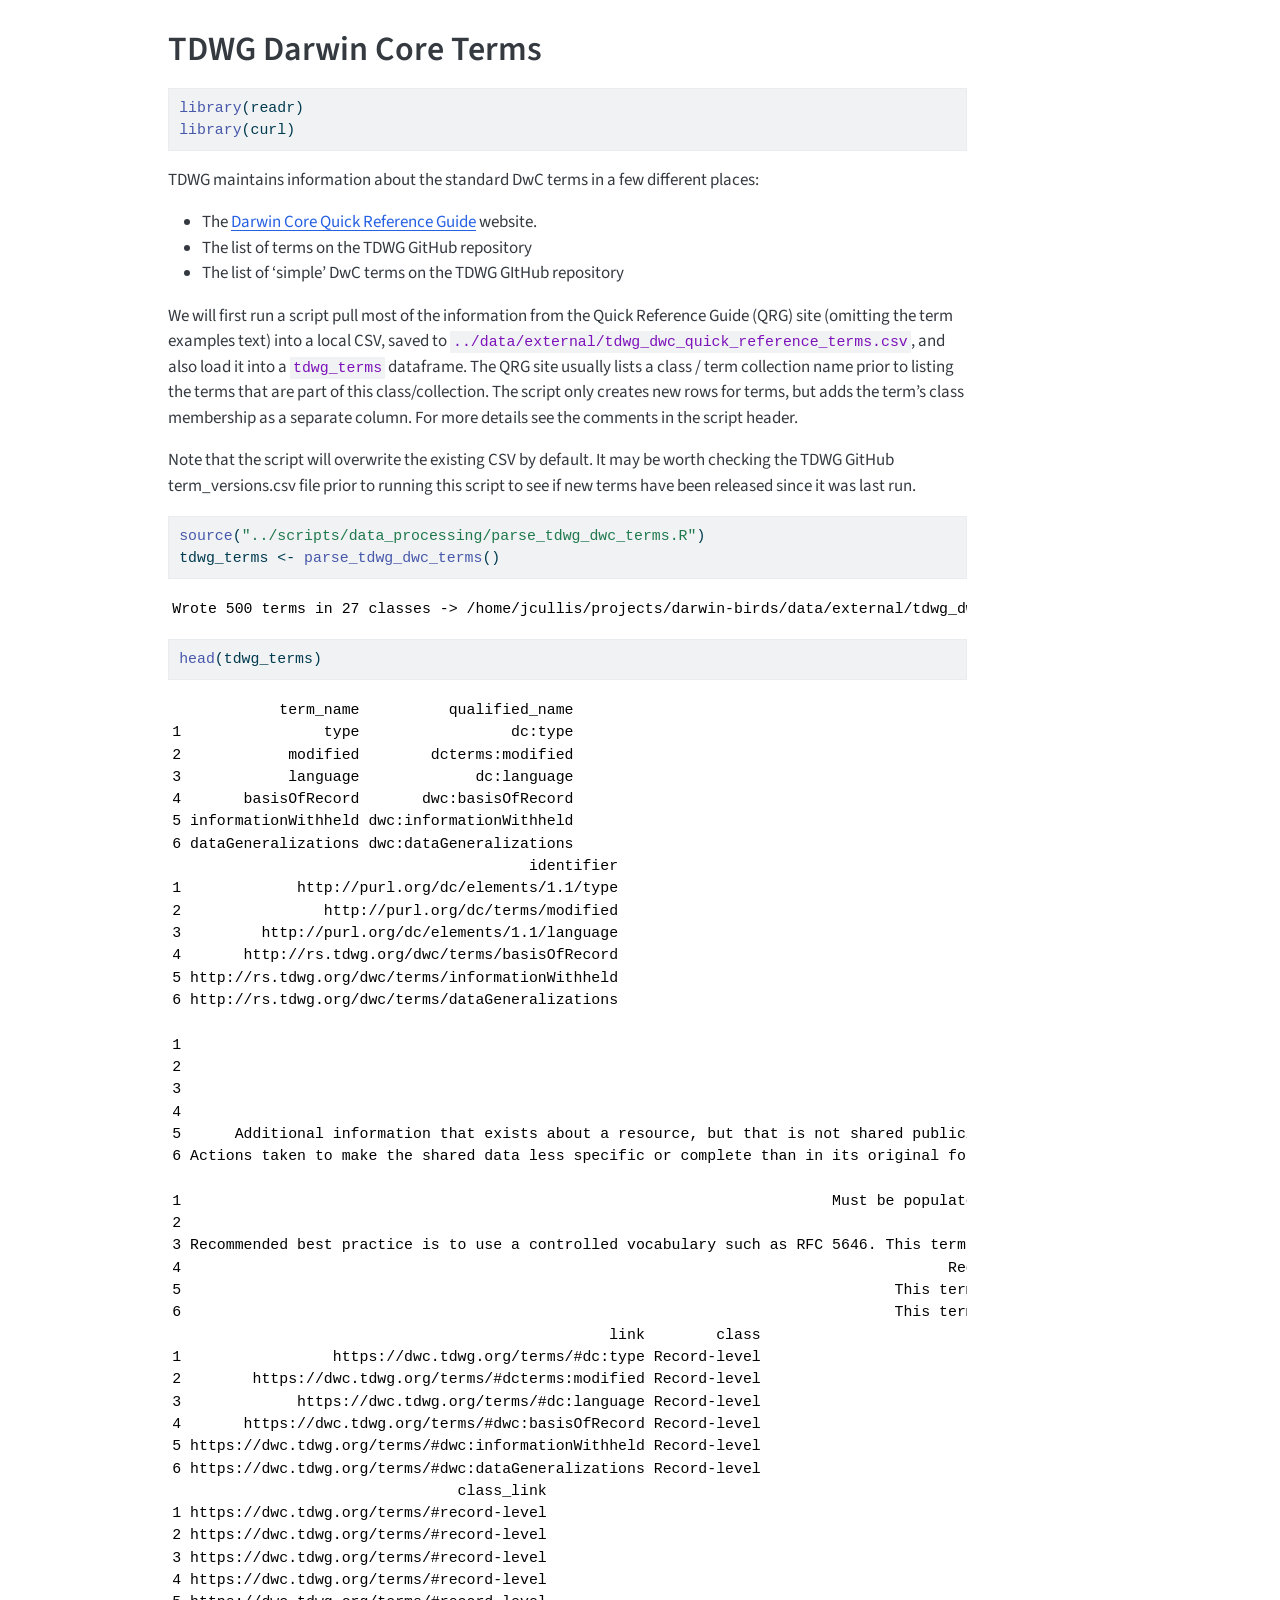
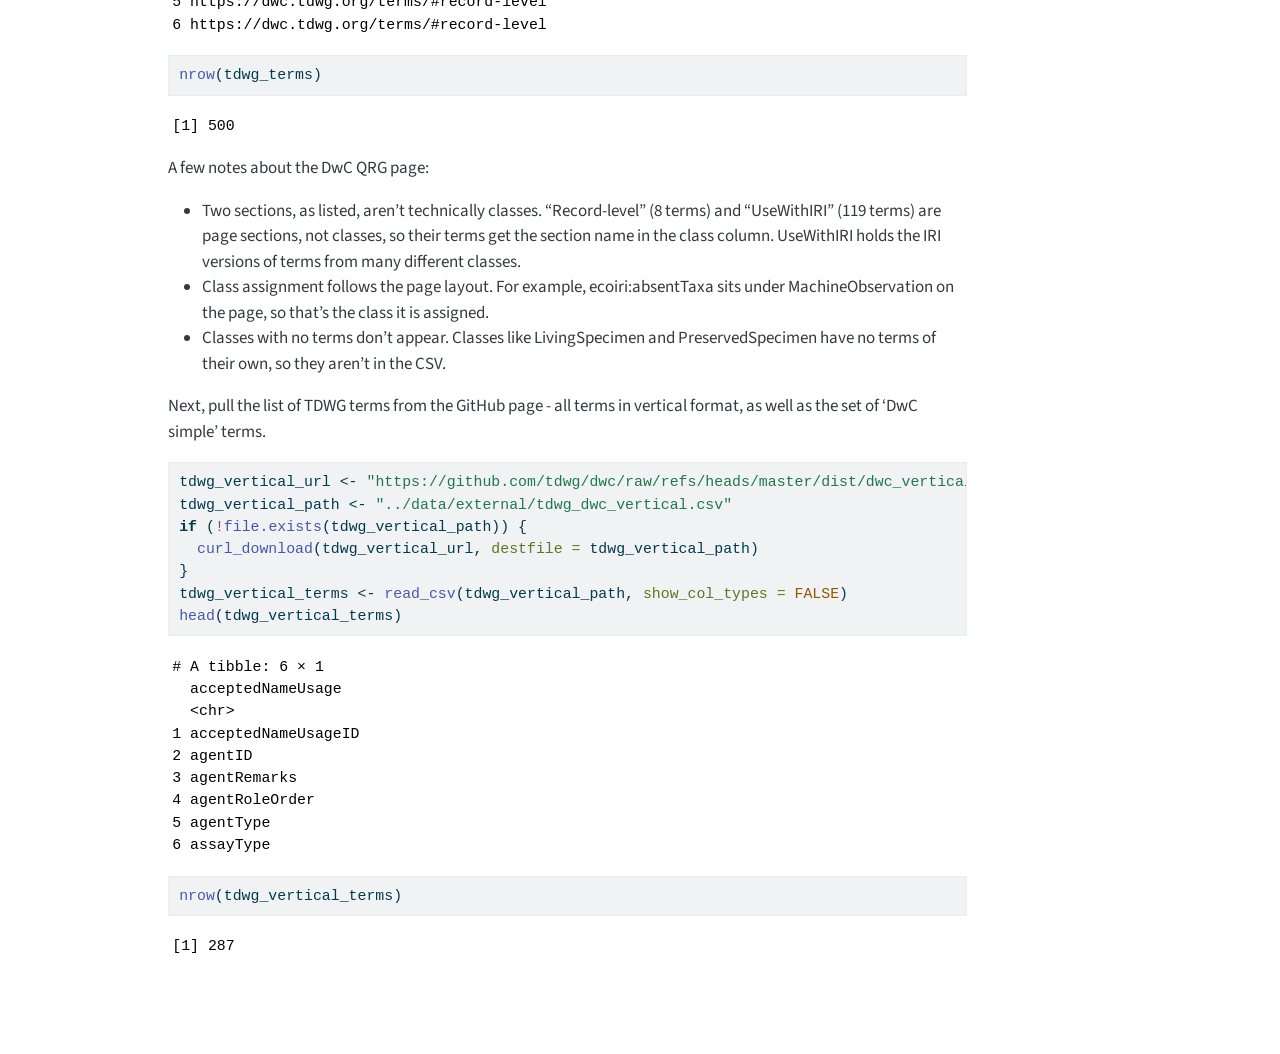
<file: docs/tdwg_dwc_terms.html>
<!DOCTYPE html>
<html xmlns="http://www.w3.org/1999/xhtml" lang="en" xml:lang="en"><head>

<meta charset="utf-8">
<meta name="generator" content="quarto-1.9.38">

<meta name="viewport" content="width=device-width, initial-scale=1.0, user-scalable=yes">


<title>TDWG Darwin Core Terms – My Project</title>
<style>
/* Default styles provided by pandoc.
** See https://pandoc.org/MANUAL.html#variables-for-html for config info.
*/
code{white-space: pre-wrap;}
span.smallcaps{font-variant: small-caps;}
div.columns{display: flex; gap: min(4vw, 1.5em);}
div.column{flex: auto; overflow-x: auto;}
div.hanging-indent{margin-left: 1.5em; text-indent: -1.5em;}
ul.task-list{list-style: none;}
ul.task-list li input[type="checkbox"] {
  width: 0.8em;
  margin: 0 0.8em 0.2em -1em; /* quarto-specific, see https://github.com/quarto-dev/quarto-cli/issues/4556 */ 
  vertical-align: middle;
}
/* CSS for syntax highlighting */
html { -webkit-text-size-adjust: 100%; }
pre > code.sourceCode { white-space: pre; position: relative; }
pre > code.sourceCode > span { display: inline-block; line-height: 1.25; }
pre > code.sourceCode > span:empty { height: 1.2em; }
.sourceCode { overflow: visible; }
code.sourceCode > span { color: inherit; text-decoration: inherit; }
div.sourceCode { margin: 1em 0; }
pre.sourceCode { margin: 0; }
@media screen {
div.sourceCode { overflow: auto; }
}
@media print {
pre > code.sourceCode { white-space: pre-wrap; }
pre > code.sourceCode > span { text-indent: -5em; padding-left: 5em; }
}
pre.numberSource code
  { counter-reset: source-line 0; }
pre.numberSource code > span
  { position: relative; left: -4em; counter-increment: source-line; }
pre.numberSource code > span > a:first-child::before
  { content: counter(source-line);
    position: relative; left: -1em; text-align: right; vertical-align: baseline;
    border: none; display: inline-block;
    -webkit-touch-callout: none; -webkit-user-select: none;
    -khtml-user-select: none; -moz-user-select: none;
    -ms-user-select: none; user-select: none;
    padding: 0 4px; width: 4em;
  }
pre.numberSource { margin-left: 3em;  padding-left: 4px; }
div.sourceCode
  {   }
@media screen {
pre > code.sourceCode > span > a:first-child::before { text-decoration: underline; }
}
</style>


<script src="site_libs/quarto-nav/quarto-nav.js"></script>
<script src="site_libs/clipboard/clipboard.min.js"></script>
<script src="site_libs/quarto-search/autocomplete.umd.js"></script>
<script src="site_libs/quarto-search/fuse.min.js"></script>
<script src="site_libs/quarto-search/quarto-search.js"></script>
<meta name="quarto:offset" content="./">
<script src="site_libs/quarto-html/quarto.js" type="module"></script>
<script src="site_libs/quarto-html/tabsets/tabsets.js" type="module"></script>
<script src="site_libs/quarto-html/popper.min.js"></script>
<script src="site_libs/quarto-html/tippy.umd.min.js"></script>
<script src="site_libs/quarto-html/anchor.min.js"></script>
<link href="site_libs/quarto-html/tippy.css" rel="stylesheet">
<link href="site_libs/quarto-html/quarto-syntax-highlighting-15634bcf2e68342d4ad2dfa704d543f6.css" rel="stylesheet" id="quarto-text-highlighting-styles">
<script src="site_libs/bootstrap/bootstrap.min.js"></script>
<link href="site_libs/bootstrap/bootstrap-icons.css" rel="stylesheet">
<link href="site_libs/bootstrap/bootstrap-7b82a6119144b28700c9a8a4de5fe37f.min.css" rel="stylesheet" append-hash="true" id="quarto-bootstrap" data-mode="light">
<script id="quarto-search-options" type="application/json">{
  "location": "sidebar",
  "copy-button": false,
  "collapse-after": 3,
  "panel-placement": "start",
  "type": "textbox",
  "limit": 50,
  "keyboard-shortcut": [
    "f",
    "/",
    "s"
  ],
  "show-item-context": false,
  "language": {
    "search-no-results-text": "No results",
    "search-matching-documents-text": "matching documents",
    "search-copy-link-title": "Copy link to search",
    "search-hide-matches-text": "Hide additional matches",
    "search-more-match-text": "more match in this document",
    "search-more-matches-text": "more matches in this document",
    "search-clear-button-title": "Clear",
    "search-text-placeholder": "",
    "search-detached-cancel-button-title": "Cancel",
    "search-submit-button-title": "Submit",
    "search-label": "Search"
  }
}</script>


</head>

<body class="quarto-light">

<div id="quarto-search-results"></div>
<!-- content -->
<div id="quarto-content" class="quarto-container page-columns page-rows-contents page-layout-article">
<!-- sidebar -->
<!-- margin-sidebar -->
    <div id="quarto-margin-sidebar" class="sidebar margin-sidebar zindex-bottom">
        
    </div>
<!-- main -->
<main class="content" id="quarto-document-content">

<header id="title-block-header" class="quarto-title-block default">
<div class="quarto-title">
<h1 class="title">TDWG Darwin Core Terms</h1>
</div>



<div class="quarto-title-meta">

    
  
    
  </div>
  


</header>


<div class="cell">
<div class="code-copy-outer-scaffold"><div class="sourceCode cell-code" id="cb1"><pre class="sourceCode r code-with-copy"><code class="sourceCode r"><span id="cb1-1"><a href="#cb1-1" aria-hidden="true" tabindex="-1"></a><span class="fu">library</span>(readr)</span>
<span id="cb1-2"><a href="#cb1-2" aria-hidden="true" tabindex="-1"></a><span class="fu">library</span>(curl)</span></code></pre></div><button title="Copy to Clipboard" class="code-copy-button"><i class="bi"></i></button></div>
</div>
<p>TDWG maintains information about the standard DwC terms in a few different places:</p>
<ul>
<li>The <a href="https://dwc.tdwg.org/terms/">Darwin Core Quick Reference Guide</a> website.</li>
<li>The list of terms on the TDWG GitHub repository</li>
<li>The list of ‘simple’ DwC terms on the TDWG GItHub repository</li>
</ul>
<p>We will first run a script pull most of the information from the Quick Reference Guide (QRG) site (omitting the term examples text) into a local CSV, saved to <code>../data/external/tdwg_dwc_quick_reference_terms.csv</code>, and also load it into a <code>tdwg_terms</code> dataframe. The QRG site usually lists a class / term collection name prior to listing the terms that are part of this class/collection. The script only creates new rows for terms, but adds the term’s class membership as a separate column. For more details see the comments in the script header.</p>
<p>Note that the script will overwrite the existing CSV by default. It may be worth checking the TDWG GitHub term_versions.csv file prior to running this script to see if new terms have been released since it was last run.</p>
<div class="cell">
<div class="code-copy-outer-scaffold"><div class="sourceCode cell-code" id="cb2"><pre class="sourceCode r code-with-copy"><code class="sourceCode r"><span id="cb2-1"><a href="#cb2-1" aria-hidden="true" tabindex="-1"></a><span class="fu">source</span>(<span class="st">"../scripts/data_processing/parse_tdwg_dwc_terms.R"</span>)</span>
<span id="cb2-2"><a href="#cb2-2" aria-hidden="true" tabindex="-1"></a>tdwg_terms <span class="ot">&lt;-</span> <span class="fu">parse_tdwg_dwc_terms</span>()</span></code></pre></div><button title="Copy to Clipboard" class="code-copy-button"><i class="bi"></i></button></div>
<div class="cell-output cell-output-stderr">
<pre><code>Wrote 500 terms in 27 classes -&gt; /home/jcullis/projects/darwin-birds/data/external/tdwg_dwc_quick_reference_terms.csv</code></pre>
</div>
<div class="code-copy-outer-scaffold"><div class="sourceCode cell-code" id="cb4"><pre class="sourceCode r code-with-copy"><code class="sourceCode r"><span id="cb4-1"><a href="#cb4-1" aria-hidden="true" tabindex="-1"></a><span class="fu">head</span>(tdwg_terms)</span></code></pre></div><button title="Copy to Clipboard" class="code-copy-button"><i class="bi"></i></button></div>
<div class="cell-output cell-output-stdout">
<pre><code>            term_name          qualified_name
1                type                 dc:type
2            modified        dcterms:modified
3            language             dc:language
4       basisOfRecord       dwc:basisOfRecord
5 informationWithheld dwc:informationWithheld
6 dataGeneralizations dwc:dataGeneralizations
                                        identifier
1             http://purl.org/dc/elements/1.1/type
2                http://purl.org/dc/terms/modified
3         http://purl.org/dc/elements/1.1/language
4       http://rs.tdwg.org/dwc/terms/basisOfRecord
5 http://rs.tdwg.org/dwc/terms/informationWithheld
6 http://rs.tdwg.org/dwc/terms/dataGeneralizations
                                                                                                                                                                definition
1                                                                                                                                     The nature or genre of the resource.
2                                                                                                                                  Date on which the resource was changed.
3                                                                                                                                              A language of the resource.
4                                                                                                                                  The specific nature of the data record.
5      Additional information that exists about a resource, but that is not shared publicly. Suggests that alternative data of higher quality may be available on request.
6 Actions taken to make the shared data less specific or complete than in its original form. Suggests that alternative data of higher quality may be available on request.
                                                                                                                                                                                                                           notes
1                                                                         Must be populated with a value from the DCMI type vocabulary (https://www.dublincore.org/specifications/dublin-core/dcmi-type-vocabulary/2010-10-11/).
2                                                                                                                                                   Recommended best practice is to use a date that conforms to ISO 8601-1:2019.
3 Recommended best practice is to use a controlled vocabulary such as RFC 5646. This term has an equivalent in the dcterms: namespace that allows only an IRI as a value, whereas this term allows for any string literal value.
4                                                                                      Recommended best practice is to use a controlled vocabulary such as the set of local names of the identifiers for classes in Darwin Core.
5                                                                                This term has an equivalent in the dwciri: namespace that allows only an IRI as a value, whereas this term allows for any string literal value.
6                                                                                This term has an equivalent in the dwciri: namespace that allows only an IRI as a value, whereas this term allows for any string literal value.
                                                 link        class
1                 https://dwc.tdwg.org/terms/#dc:type Record-level
2        https://dwc.tdwg.org/terms/#dcterms:modified Record-level
3             https://dwc.tdwg.org/terms/#dc:language Record-level
4       https://dwc.tdwg.org/terms/#dwc:basisOfRecord Record-level
5 https://dwc.tdwg.org/terms/#dwc:informationWithheld Record-level
6 https://dwc.tdwg.org/terms/#dwc:dataGeneralizations Record-level
                                class_link
1 https://dwc.tdwg.org/terms/#record-level
2 https://dwc.tdwg.org/terms/#record-level
3 https://dwc.tdwg.org/terms/#record-level
4 https://dwc.tdwg.org/terms/#record-level
5 https://dwc.tdwg.org/terms/#record-level
6 https://dwc.tdwg.org/terms/#record-level</code></pre>
</div>
<div class="code-copy-outer-scaffold"><div class="sourceCode cell-code" id="cb6"><pre class="sourceCode r code-with-copy"><code class="sourceCode r"><span id="cb6-1"><a href="#cb6-1" aria-hidden="true" tabindex="-1"></a><span class="fu">nrow</span>(tdwg_terms)</span></code></pre></div><button title="Copy to Clipboard" class="code-copy-button"><i class="bi"></i></button></div>
<div class="cell-output cell-output-stdout">
<pre><code>[1] 500</code></pre>
</div>
</div>
<p>A few notes about the DwC QRG page:</p>
<ul>
<li>Two sections, as listed, aren’t technically classes. “Record-level” (8 terms) and “UseWithIRI” (119 terms) are page sections, not classes, so their terms get the section name in the class column. UseWithIRI holds the IRI versions of terms from many different classes.</li>
<li>Class assignment follows the page layout. For example, ecoiri:absentTaxa sits under MachineObservation on the page, so that’s the class it is assigned.</li>
<li>Classes with no terms don’t appear. Classes like LivingSpecimen and PreservedSpecimen have no terms of their own, so they aren’t in the CSV.</li>
</ul>
<p>Next, pull the list of TDWG terms from the GitHub page - all terms in vertical format, as well as the set of ‘DwC simple’ terms.</p>
<div class="cell">
<div class="code-copy-outer-scaffold"><div class="sourceCode cell-code" id="cb8"><pre class="sourceCode r code-with-copy"><code class="sourceCode r"><span id="cb8-1"><a href="#cb8-1" aria-hidden="true" tabindex="-1"></a>tdwg_vertical_url <span class="ot">&lt;-</span> <span class="st">"https://github.com/tdwg/dwc/raw/refs/heads/master/dist/dwc_vertical.csv"</span></span>
<span id="cb8-2"><a href="#cb8-2" aria-hidden="true" tabindex="-1"></a>tdwg_vertical_path <span class="ot">&lt;-</span> <span class="st">"../data/external/tdwg_dwc_vertical.csv"</span></span>
<span id="cb8-3"><a href="#cb8-3" aria-hidden="true" tabindex="-1"></a><span class="cf">if</span> (<span class="sc">!</span><span class="fu">file.exists</span>(tdwg_vertical_path)) {</span>
<span id="cb8-4"><a href="#cb8-4" aria-hidden="true" tabindex="-1"></a>  <span class="fu">curl_download</span>(tdwg_vertical_url, <span class="at">destfile =</span> tdwg_vertical_path)</span>
<span id="cb8-5"><a href="#cb8-5" aria-hidden="true" tabindex="-1"></a>}</span>
<span id="cb8-6"><a href="#cb8-6" aria-hidden="true" tabindex="-1"></a>tdwg_vertical_terms <span class="ot">&lt;-</span> <span class="fu">read_csv</span>(tdwg_vertical_path, <span class="at">show_col_types =</span> <span class="cn">FALSE</span>)</span>
<span id="cb8-7"><a href="#cb8-7" aria-hidden="true" tabindex="-1"></a><span class="fu">head</span>(tdwg_vertical_terms)</span></code></pre></div><button title="Copy to Clipboard" class="code-copy-button"><i class="bi"></i></button></div>
<div class="cell-output cell-output-stdout">
<pre><code># A tibble: 6 × 1
  acceptedNameUsage  
  &lt;chr&gt;              
1 acceptedNameUsageID
2 agentID            
3 agentRemarks       
4 agentRoleOrder     
5 agentType          
6 assayType          </code></pre>
</div>
<div class="code-copy-outer-scaffold"><div class="sourceCode cell-code" id="cb10"><pre class="sourceCode r code-with-copy"><code class="sourceCode r"><span id="cb10-1"><a href="#cb10-1" aria-hidden="true" tabindex="-1"></a><span class="fu">nrow</span>(tdwg_vertical_terms)</span></code></pre></div><button title="Copy to Clipboard" class="code-copy-button"><i class="bi"></i></button></div>
<div class="cell-output cell-output-stdout">
<pre><code>[1] 287</code></pre>
</div>
</div>



</main> <!-- /main -->
<script id="quarto-html-after-body" type="application/javascript">
  window.document.addEventListener("DOMContentLoaded", function (event) {
    const icon = "";
    const anchorJS = new window.AnchorJS();
    anchorJS.options = {
      placement: 'right',
      icon: icon
    };
    anchorJS.add('.anchored');
    const isCodeAnnotation = (el) => {
      for (const clz of el.classList) {
        if (clz.startsWith('code-annotation-')) {                     
          return true;
        }
      }
      return false;
    }
    const onCopySuccess = function(e) {
      // button target
      const button = e.trigger;
      // don't keep focus
      button.blur();
      // flash "checked"
      button.classList.add('code-copy-button-checked');
      var currentTitle = button.getAttribute("title");
      button.setAttribute("title", "Copied!");
      let tooltip;
      if (window.bootstrap) {
        button.setAttribute("data-bs-toggle", "tooltip");
        button.setAttribute("data-bs-placement", "left");
        button.setAttribute("data-bs-title", "Copied!");
        tooltip = new bootstrap.Tooltip(button, 
          { trigger: "manual", 
            customClass: "code-copy-button-tooltip",
            offset: [0, -8]});
        tooltip.show();    
      }
      setTimeout(function() {
        if (tooltip) {
          tooltip.hide();
          button.removeAttribute("data-bs-title");
          button.removeAttribute("data-bs-toggle");
          button.removeAttribute("data-bs-placement");
        }
        button.setAttribute("title", currentTitle);
        button.classList.remove('code-copy-button-checked');
      }, 1000);
      // clear code selection
      e.clearSelection();
    }
    const getTextToCopy = function(trigger) {
      const outerScaffold = trigger.parentElement.cloneNode(true);
      const codeEl = outerScaffold.querySelector('code');
      for (const childEl of codeEl.children) {
        if (isCodeAnnotation(childEl)) {
          childEl.remove();
        }
      }
      return codeEl.innerText;
    }
    const clipboard = new window.ClipboardJS('.code-copy-button:not([data-in-quarto-modal])', {
      text: getTextToCopy
    });
    clipboard.on('success', onCopySuccess);
    if (window.document.getElementById('quarto-embedded-source-code-modal')) {
      const clipboardModal = new window.ClipboardJS('.code-copy-button[data-in-quarto-modal]', {
        text: getTextToCopy,
        container: window.document.getElementById('quarto-embedded-source-code-modal')
      });
      clipboardModal.on('success', onCopySuccess);
    }
      var localhostRegex = new RegExp(/^(?:http|https):\/\/localhost\:?[0-9]*\//);
      var mailtoRegex = new RegExp(/^mailto:/);
        var filterRegex = new RegExp('/' + window.location.host + '/');
      var isInternal = (href) => {
          return filterRegex.test(href) || localhostRegex.test(href) || mailtoRegex.test(href);
      }
      // Inspect non-navigation links and adorn them if external
     var links = window.document.querySelectorAll('a[href]:not(.nav-link):not(.navbar-brand):not(.toc-action):not(.sidebar-link):not(.sidebar-item-toggle):not(.pagination-link):not(.no-external):not([aria-hidden]):not(.dropdown-item):not(.quarto-navigation-tool):not(.about-link)');
      for (var i=0; i<links.length; i++) {
        const link = links[i];
        if (!isInternal(link.href)) {
          // undo the damage that might have been done by quarto-nav.js in the case of
          // links that we want to consider external
          if (link.dataset.originalHref !== undefined) {
            link.href = link.dataset.originalHref;
          }
        }
      }
    function tippyHover(el, contentFn, onTriggerFn, onUntriggerFn) {
      const config = {
        allowHTML: true,
        maxWidth: 500,
        delay: 100,
        arrow: false,
        appendTo: function(el) {
            return el.parentElement;
        },
        interactive: true,
        interactiveBorder: 10,
        theme: 'quarto',
        placement: 'bottom-start',
      };
      if (contentFn) {
        config.content = contentFn;
      }
      if (onTriggerFn) {
        config.onTrigger = onTriggerFn;
      }
      if (onUntriggerFn) {
        config.onUntrigger = onUntriggerFn;
      }
      window.tippy(el, config); 
    }
    const noterefs = window.document.querySelectorAll('a[role="doc-noteref"]');
    for (var i=0; i<noterefs.length; i++) {
      const ref = noterefs[i];
      tippyHover(ref, function() {
        // use id or data attribute instead here
        let href = ref.getAttribute('data-footnote-href') || ref.getAttribute('href');
        try { href = new URL(href).hash; } catch {}
        const id = href.replace(/^#\/?/, "");
        const note = window.document.getElementById(id);
        if (note) {
          return note.innerHTML;
        } else {
          return "";
        }
      });
    }
    const xrefs = window.document.querySelectorAll('a.quarto-xref');
    const processXRef = (id, note) => {
      // Strip column container classes
      const stripColumnClz = (el) => {
        el.classList.remove("page-full", "page-columns");
        if (el.children) {
          for (const child of el.children) {
            stripColumnClz(child);
          }
        }
      }
      stripColumnClz(note)
      if (id === null || id.startsWith('sec-')) {
        // Special case sections, only their first couple elements
        const container = document.createElement("div");
        if (note.children && note.children.length > 2) {
          container.appendChild(note.children[0].cloneNode(true));
          for (let i = 1; i < note.children.length; i++) {
            const child = note.children[i];
            if (child.tagName === "P" && child.innerText === "") {
              continue;
            } else {
              container.appendChild(child.cloneNode(true));
              break;
            }
          }
          if (window.Quarto?.typesetMath) {
            window.Quarto.typesetMath(container);
          }
          return container.innerHTML
        } else {
          if (window.Quarto?.typesetMath) {
            window.Quarto.typesetMath(note);
          }
          return note.innerHTML;
        }
      } else {
        // Remove any anchor links if they are present
        const anchorLink = note.querySelector('a.anchorjs-link');
        if (anchorLink) {
          anchorLink.remove();
        }
        if (window.Quarto?.typesetMath) {
          window.Quarto.typesetMath(note);
        }
        if (note.classList.contains("callout")) {
          return note.outerHTML;
        } else {
          return note.innerHTML;
        }
      }
    }
    for (var i=0; i<xrefs.length; i++) {
      const xref = xrefs[i];
      tippyHover(xref, undefined, function(instance) {
        instance.disable();
        let url = xref.getAttribute('href');
        let hash = undefined; 
        if (url.startsWith('#')) {
          hash = url;
        } else {
          try { hash = new URL(url).hash; } catch {}
        }
        if (hash) {
          const id = hash.replace(/^#\/?/, "");
          const note = window.document.getElementById(id);
          if (note !== null) {
            try {
              const html = processXRef(id, note.cloneNode(true));
              instance.setContent(html);
            } finally {
              instance.enable();
              instance.show();
            }
          } else {
            // See if we can fetch this
            fetch(url.split('#')[0])
            .then(res => res.text())
            .then(html => {
              const parser = new DOMParser();
              const htmlDoc = parser.parseFromString(html, "text/html");
              const note = htmlDoc.getElementById(id);
              if (note !== null) {
                const html = processXRef(id, note);
                instance.setContent(html);
              } 
            }).finally(() => {
              instance.enable();
              instance.show();
            });
          }
        } else {
          // See if we can fetch a full url (with no hash to target)
          // This is a special case and we should probably do some content thinning / targeting
          fetch(url)
          .then(res => res.text())
          .then(html => {
            const parser = new DOMParser();
            const htmlDoc = parser.parseFromString(html, "text/html");
            const note = htmlDoc.querySelector('main.content');
            if (note !== null) {
              // This should only happen for chapter cross references
              // (since there is no id in the URL)
              // remove the first header
              if (note.children.length > 0 && note.children[0].tagName === "HEADER") {
                note.children[0].remove();
              }
              const html = processXRef(null, note);
              instance.setContent(html);
            } 
          }).finally(() => {
            instance.enable();
            instance.show();
          });
        }
      }, function(instance) {
      });
    }
        let selectedAnnoteEl;
        const selectorForAnnotation = ( cell, annotation) => {
          let cellAttr = 'data-code-cell="' + cell + '"';
          let lineAttr = 'data-code-annotation="' +  annotation + '"';
          const selector = 'span[' + cellAttr + '][' + lineAttr + ']';
          return selector;
        }
        const selectCodeLines = (annoteEl) => {
          const doc = window.document;
          const targetCell = annoteEl.getAttribute("data-target-cell");
          const targetAnnotation = annoteEl.getAttribute("data-target-annotation");
          const annoteSpan = window.document.querySelector(selectorForAnnotation(targetCell, targetAnnotation));
          const lines = annoteSpan.getAttribute("data-code-lines").split(",");
          const lineIds = lines.map((line) => {
            return targetCell + "-" + line;
          })
          let top = null;
          let height = null;
          let parent = null;
          if (lineIds.length > 0) {
              //compute the position of the single el (top and bottom and make a div)
              const el = window.document.getElementById(lineIds[0]);
              top = el.offsetTop;
              height = el.offsetHeight;
              parent = el.parentElement.parentElement;
            if (lineIds.length > 1) {
              const lastEl = window.document.getElementById(lineIds[lineIds.length - 1]);
              const bottom = lastEl.offsetTop + lastEl.offsetHeight;
              height = bottom - top;
            }
            if (top !== null && height !== null && parent !== null) {
              // cook up a div (if necessary) and position it 
              let div = window.document.getElementById("code-annotation-line-highlight");
              if (div === null) {
                div = window.document.createElement("div");
                div.setAttribute("id", "code-annotation-line-highlight");
                div.style.position = 'absolute';
                parent.appendChild(div);
              }
              div.style.top = top - 2 + "px";
              div.style.height = height + 4 + "px";
              div.style.left = 0;
              let gutterDiv = window.document.getElementById("code-annotation-line-highlight-gutter");
              if (gutterDiv === null) {
                gutterDiv = window.document.createElement("div");
                gutterDiv.setAttribute("id", "code-annotation-line-highlight-gutter");
                gutterDiv.style.position = 'absolute';
                const codeCell = window.document.getElementById(targetCell);
                const gutter = codeCell.querySelector('.code-annotation-gutter');
                gutter.appendChild(gutterDiv);
              }
              gutterDiv.style.top = top - 2 + "px";
              gutterDiv.style.height = height + 4 + "px";
            }
            selectedAnnoteEl = annoteEl;
          }
        };
        const unselectCodeLines = () => {
          const elementsIds = ["code-annotation-line-highlight", "code-annotation-line-highlight-gutter"];
          elementsIds.forEach((elId) => {
            const div = window.document.getElementById(elId);
            if (div) {
              div.remove();
            }
          });
          selectedAnnoteEl = undefined;
        };
          // Handle positioning of the toggle
      window.addEventListener(
        "resize",
        throttle(() => {
          elRect = undefined;
          if (selectedAnnoteEl) {
            selectCodeLines(selectedAnnoteEl);
          }
        }, 10)
      );
      function throttle(fn, ms) {
      let throttle = false;
      let timer;
        return (...args) => {
          if(!throttle) { // first call gets through
              fn.apply(this, args);
              throttle = true;
          } else { // all the others get throttled
              if(timer) clearTimeout(timer); // cancel #2
              timer = setTimeout(() => {
                fn.apply(this, args);
                timer = throttle = false;
              }, ms);
          }
        };
      }
        // Attach click handler to the DT
        const annoteDls = window.document.querySelectorAll('dt[data-target-cell]');
        for (const annoteDlNode of annoteDls) {
          annoteDlNode.addEventListener('click', (event) => {
            const clickedEl = event.target;
            if (clickedEl !== selectedAnnoteEl) {
              unselectCodeLines();
              const activeEl = window.document.querySelector('dt[data-target-cell].code-annotation-active');
              if (activeEl) {
                activeEl.classList.remove('code-annotation-active');
              }
              selectCodeLines(clickedEl);
              clickedEl.classList.add('code-annotation-active');
            } else {
              // Unselect the line
              unselectCodeLines();
              clickedEl.classList.remove('code-annotation-active');
            }
          });
        }
    const findCites = (el) => {
      const parentEl = el.parentElement;
      if (parentEl) {
        const cites = parentEl.dataset.cites;
        if (cites) {
          return {
            el,
            cites: cites.split(' ')
          };
        } else {
          return findCites(el.parentElement)
        }
      } else {
        return undefined;
      }
    };
    var bibliorefs = window.document.querySelectorAll('a[role="doc-biblioref"]');
    for (var i=0; i<bibliorefs.length; i++) {
      const ref = bibliorefs[i];
      const citeInfo = findCites(ref);
      if (citeInfo) {
        tippyHover(citeInfo.el, function() {
          var popup = window.document.createElement('div');
          citeInfo.cites.forEach(function(cite) {
            var citeDiv = window.document.createElement('div');
            citeDiv.classList.add('hanging-indent');
            citeDiv.classList.add('csl-entry');
            var biblioDiv = window.document.getElementById('ref-' + cite);
            if (biblioDiv) {
              citeDiv.innerHTML = biblioDiv.innerHTML;
            }
            popup.appendChild(citeDiv);
          });
          return popup.innerHTML;
        });
      }
    }
  });
  </script>
</div> <!-- /content -->




</body></html>
</file>
<file: docs/site_libs/quarto-html/tippy.css>
.tippy-box[data-animation=fade][data-state=hidden]{opacity:0}[data-tippy-root]{max-width:calc(100vw - 10px)}.tippy-box{position:relative;background-color:#333;color:#fff;border-radius:4px;font-size:14px;line-height:1.4;white-space:normal;outline:0;transition-property:transform,visibility,opacity}.tippy-box[data-placement^=top]>.tippy-arrow{bottom:0}.tippy-box[data-placement^=top]>.tippy-arrow:before{bottom:-7px;left:0;border-width:8px 8px 0;border-top-color:initial;transform-origin:center top}.tippy-box[data-placement^=bottom]>.tippy-arrow{top:0}.tippy-box[data-placement^=bottom]>.tippy-arrow:before{top:-7px;left:0;border-width:0 8px 8px;border-bottom-color:initial;transform-origin:center bottom}.tippy-box[data-placement^=left]>.tippy-arrow{right:0}.tippy-box[data-placement^=left]>.tippy-arrow:before{border-width:8px 0 8px 8px;border-left-color:initial;right:-7px;transform-origin:center left}.tippy-box[data-placement^=right]>.tippy-arrow{left:0}.tippy-box[data-placement^=right]>.tippy-arrow:before{left:-7px;border-width:8px 8px 8px 0;border-right-color:initial;transform-origin:center right}.tippy-box[data-inertia][data-state=visible]{transition-timing-function:cubic-bezier(.54,1.5,.38,1.11)}.tippy-arrow{width:16px;height:16px;color:#333}.tippy-arrow:before{content:"";position:absolute;border-color:transparent;border-style:solid}.tippy-content{position:relative;padding:5px 9px;z-index:1}
</file>
<file: docs/site_libs/quarto-html/quarto-syntax-highlighting-15634bcf2e68342d4ad2dfa704d543f6.css>
/* quarto syntax highlight colors */
:root {
  --quarto-hl-ot-color: #003B4F;
  --quarto-hl-at-color: #657422;
  --quarto-hl-ss-color: #20794D;
  --quarto-hl-an-color: #5E5E5E;
  --quarto-hl-fu-color: #4758AB;
  --quarto-hl-st-color: #20794D;
  --quarto-hl-cf-color: #003B4F;
  --quarto-hl-op-color: #5E5E5E;
  --quarto-hl-er-color: #AD0000;
  --quarto-hl-bn-color: #AD0000;
  --quarto-hl-al-color: #AD0000;
  --quarto-hl-va-color: #111111;
  --quarto-hl-bu-color: inherit;
  --quarto-hl-ex-color: inherit;
  --quarto-hl-pp-color: #AD0000;
  --quarto-hl-in-color: #5E5E5E;
  --quarto-hl-vs-color: #20794D;
  --quarto-hl-wa-color: #5E5E5E;
  --quarto-hl-do-color: #5E5E5E;
  --quarto-hl-im-color: #00769E;
  --quarto-hl-ch-color: #20794D;
  --quarto-hl-dt-color: #AD0000;
  --quarto-hl-fl-color: #AD0000;
  --quarto-hl-co-color: #5E5E5E;
  --quarto-hl-cv-color: #5E5E5E;
  --quarto-hl-cn-color: #8f5902;
  --quarto-hl-sc-color: #5E5E5E;
  --quarto-hl-dv-color: #AD0000;
  --quarto-hl-kw-color: #003B4F;
}

/* other quarto variables */
:root {
  --quarto-font-monospace: SFMono-Regular, Menlo, Monaco, Consolas, "Liberation Mono", "Courier New", monospace;
}

/* syntax highlight based on Pandoc's rules */
pre > code.sourceCode > span {
  color: #003B4F;
}

code.sourceCode > span {
  color: #003B4F;
}

div.sourceCode,
div.sourceCode pre.sourceCode {
  color: #003B4F;
}

/* Normal */
code span {
  color: #003B4F;
}

/* Alert */
code span.al {
  color: #AD0000;
  font-style: inherit;
}

/* Annotation */
code span.an {
  color: #5E5E5E;
  font-style: inherit;
}

/* Attribute */
code span.at {
  color: #657422;
  font-style: inherit;
}

/* BaseN */
code span.bn {
  color: #AD0000;
  font-style: inherit;
}

/* BuiltIn */
code span.bu {
  font-style: inherit;
}

/* ControlFlow */
code span.cf {
  color: #003B4F;
  font-weight: bold;
  font-style: inherit;
}

/* Char */
code span.ch {
  color: #20794D;
  font-style: inherit;
}

/* Constant */
code span.cn {
  color: #8f5902;
  font-style: inherit;
}

/* Comment */
code span.co {
  color: #5E5E5E;
  font-style: inherit;
}

/* CommentVar */
code span.cv {
  color: #5E5E5E;
  font-style: italic;
}

/* Documentation */
code span.do {
  color: #5E5E5E;
  font-style: italic;
}

/* DataType */
code span.dt {
  color: #AD0000;
  font-style: inherit;
}

/* DecVal */
code span.dv {
  color: #AD0000;
  font-style: inherit;
}

/* Error */
code span.er {
  color: #AD0000;
  font-style: inherit;
}

/* Extension */
code span.ex {
  font-style: inherit;
}

/* Float */
code span.fl {
  color: #AD0000;
  font-style: inherit;
}

/* Function */
code span.fu {
  color: #4758AB;
  font-style: inherit;
}

/* Import */
code span.im {
  color: #00769E;
  font-style: inherit;
}

/* Information */
code span.in {
  color: #5E5E5E;
  font-style: inherit;
}

/* Keyword */
code span.kw {
  color: #003B4F;
  font-weight: bold;
  font-style: inherit;
}

/* Operator */
code span.op {
  color: #5E5E5E;
  font-style: inherit;
}

/* Other */
code span.ot {
  color: #003B4F;
  font-style: inherit;
}

/* Preprocessor */
code span.pp {
  color: #AD0000;
  font-style: inherit;
}

/* SpecialChar */
code span.sc {
  color: #5E5E5E;
  font-style: inherit;
}

/* SpecialString */
code span.ss {
  color: #20794D;
  font-style: inherit;
}

/* String */
code span.st {
  color: #20794D;
  font-style: inherit;
}

/* Variable */
code span.va {
  color: #111111;
  font-style: inherit;
}

/* VerbatimString */
code span.vs {
  color: #20794D;
  font-style: inherit;
}

/* Warning */
code span.wa {
  color: #5E5E5E;
  font-style: italic;
}

.prevent-inlining {
  content: "</";
}

/*# sourceMappingURL=f23921c56f73e400b49028c9186a1aa0.css.map */
</file>
